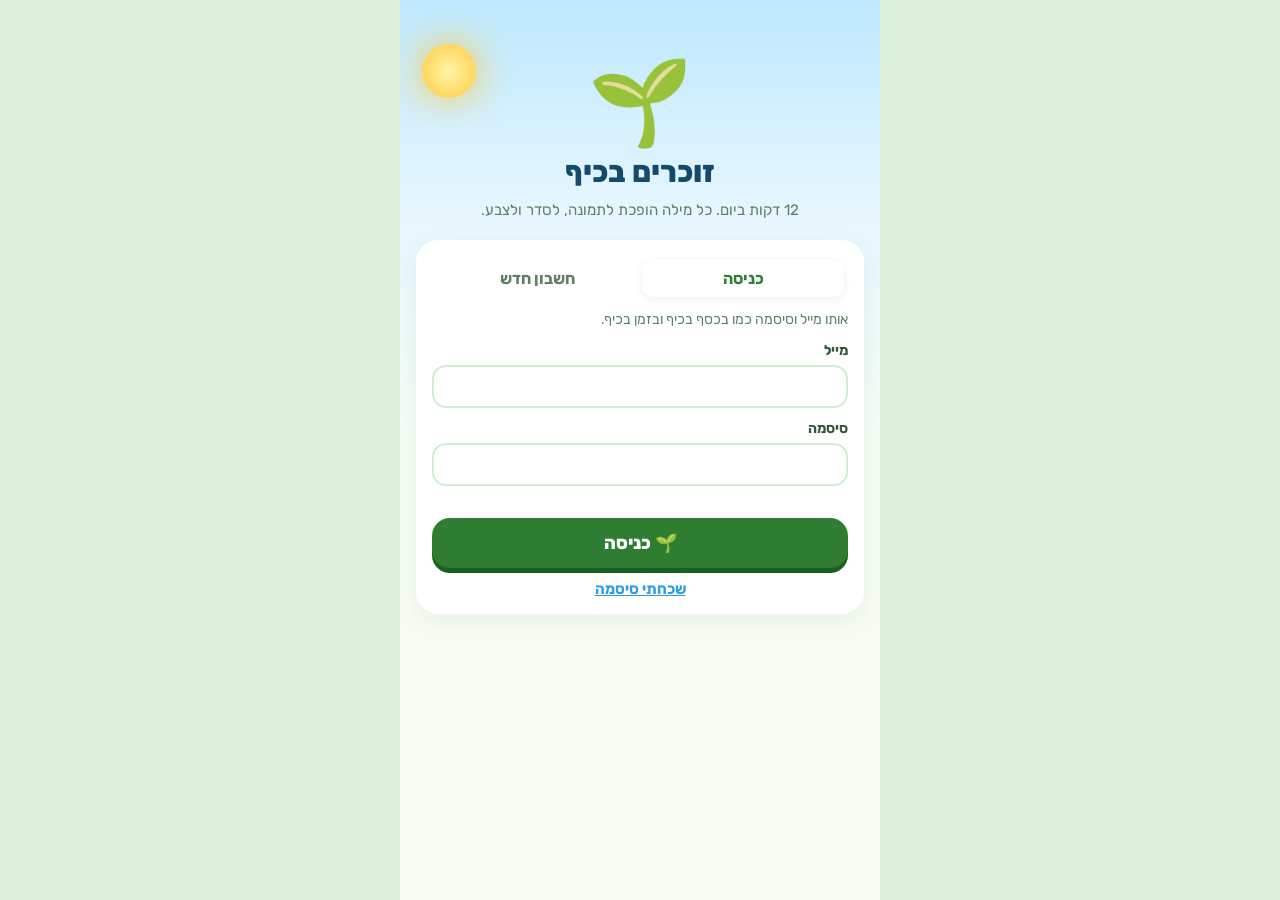
<file: index.html>
<!doctype html>
<html lang="he" dir="rtl">
<head>
<meta charset="utf-8">
<meta name="viewport" content="width=device-width, initial-scale=1, viewport-fit=cover">
<meta name="theme-color" content="#BDE8FF">
<meta name="apple-mobile-web-app-capable" content="yes">
<meta name="apple-mobile-web-app-status-bar-style" content="default">
<meta name="apple-mobile-web-app-title" content="זוכרים בכיף">
<link rel="manifest" href="manifest.webmanifest">
<link rel="icon" href="icons/icon-192.png">
<link rel="apple-touch-icon" href="icons/icon-180.png">
<title>זוכרים בכיף</title>
<link rel="preconnect" href="https://fonts.googleapis.com">
<link rel="preconnect" href="https://fonts.gstatic.com" crossorigin>
<link href="https://fonts.googleapis.com/css2?family=Rubik:wght@400;500;700;800&family=Varela+Round&display=swap" rel="stylesheet">
<link rel="stylesheet" href="css/style.css">
</head>
<body>
<div class="app" id="app"><div id="view"><div class="scr" style="text-align:center;padding-top:120px;font-size:60px">🌱</div></div></div>
<div class="sheet" id="sheet"><div class="sheet-card" id="sheetCard"></div></div>
<div class="toast" id="toast"></div>
<script type="module" src="js/app.js"></script>
</body>
</html>
</file>
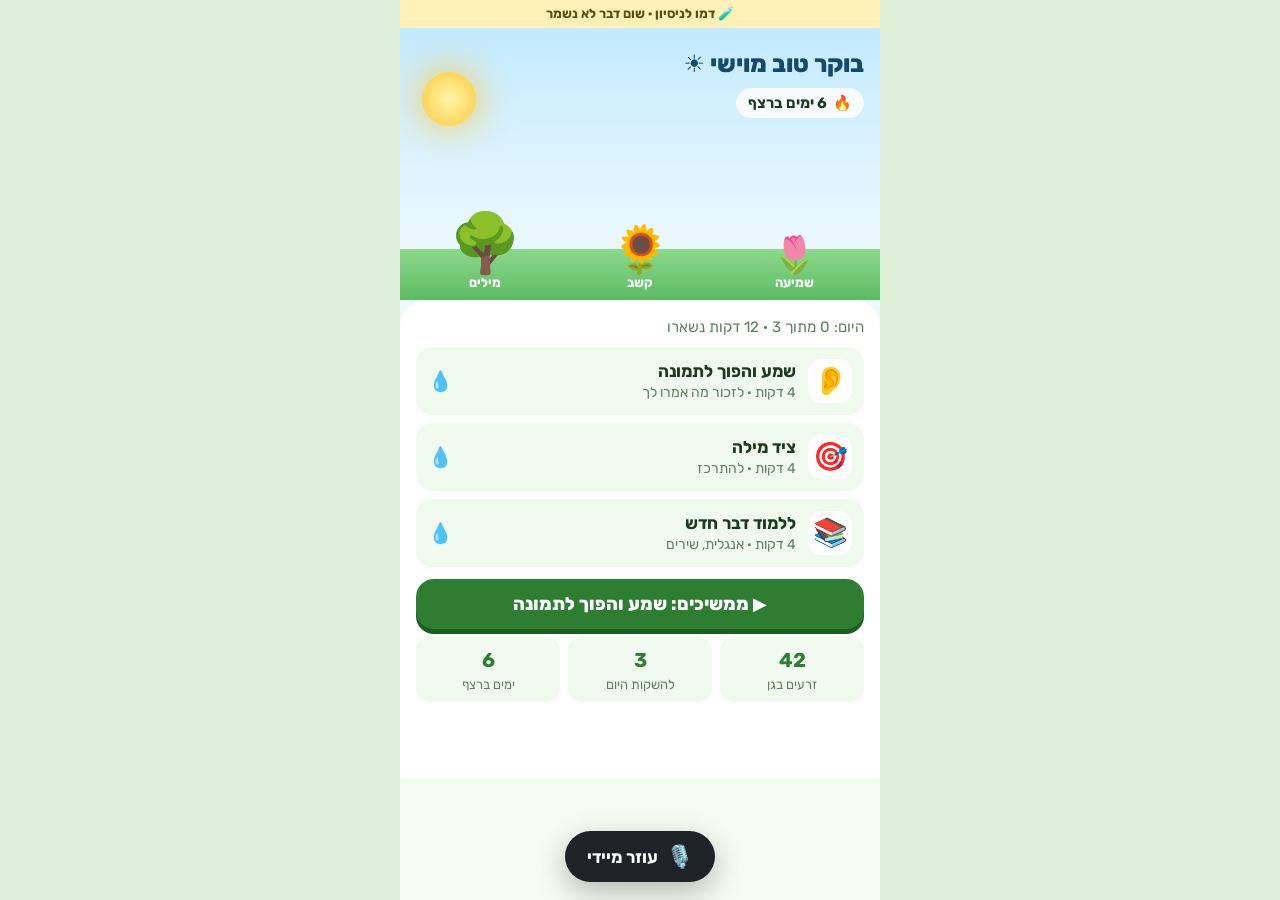
<file: demo/index.html>
<!doctype html>
<html lang="he" dir="rtl">
<head>
<meta charset="utf-8">
<meta name="viewport" content="width=device-width, initial-scale=1, viewport-fit=cover">
<meta name="theme-color" content="#BDE8FF">
<title>זוכרים בכיף · דמו</title>
<link rel="preconnect" href="https://fonts.googleapis.com">
<link rel="preconnect" href="https://fonts.gstatic.com" crossorigin>
<link href="https://fonts.googleapis.com/css2?family=Rubik:wght@400;500;700;800&family=Varela+Round&display=swap" rel="stylesheet">
<style>
:root{
  --sky1:#BDE8FF;--sky2:#E8F7FF;--g1:#8CD98C;--g2:#5DBB63;
  --ink:#1C3A1E;--ink2:#35553A;--ink3:#5E7F62;--blue:#164A6B;
  --soft:#F1FAEF;--line:#D4EBD3;--leaf:#2E7D32;--sun:#FFC93C;--water:#2E9BE6;--bad:#E05252;
  --ease:cubic-bezier(.22,.8,.24,1);
}
*{box-sizing:border-box;margin:0;padding:0;-webkit-tap-highlight-color:transparent}
html,body{overflow-x:hidden;max-width:100%}
body{font-family:Rubik,system-ui,sans-serif;font-size:17px;line-height:1.5;color:var(--ink);background:#DDEFD9;min-height:100vh;min-height:100dvh}
button{font-family:inherit;font-size:inherit;color:inherit;cursor:pointer;border:0;background:none}
input,textarea{font-family:inherit;font-size:16px}
.app{max-width:480px;margin:0 auto;min-height:100vh;min-height:100dvh;position:relative;overflow:hidden;
  background:linear-gradient(180deg,var(--sky1) 0,var(--sky2) 220px,#F6FCF4 440px)}
.demo{position:sticky;top:0;z-index:30;text-align:center;font-size:13px;font-weight:700;color:#5a4a10;background:#FFF1B8;padding:4px 8px;padding-top:calc(4px + env(safe-area-inset-top))}
.scr{padding:14px 16px 120px;animation:scr .45s var(--ease) both}
@keyframes scr{from{opacity:0;transform:translateY(10px)}}
.top{display:flex;align-items:center;gap:10px;margin-bottom:10px}
.back{width:44px;height:44px;border-radius:14px;background:#ffffffcc;font-size:22px;display:grid;place-items:center;flex:none}
.top h1{font-size:21px;font-weight:800;color:var(--blue);flex:1;min-width:0}
.top .tm{font-size:14px;color:var(--ink3);background:#ffffffcc;border-radius:99px;padding:3px 10px;flex:none}
.card{background:#fff;border-radius:22px;padding:16px;box-shadow:0 6px 22px #2E7D3214;margin:12px 0}
.muted{color:var(--ink3);font-size:15px}
.big{font-size:20px;font-weight:700}
.btn{display:block;width:100%;border-radius:18px;padding:14px;font-size:18px;font-weight:800;background:var(--leaf);color:#fff;box-shadow:0 5px 0 #1B5E20;transition:transform .15s}
.btn:active{transform:translateY(3px);box-shadow:0 2px 0 #1B5E20}
.btn.y{background:var(--sun);color:#3b2a00;box-shadow:0 5px 0 #C9921A}
.btn.b{background:var(--water);box-shadow:0 5px 0 #1C6FA8}
.btn.g{background:#E6F2E4;color:var(--ink);box-shadow:0 5px 0 #C5DCC2}
.btn+.btn{margin-top:12px}
.row2{display:flex;gap:10px}.row2 .btn{margin:0}
.toast{position:fixed;bottom:calc(24px + env(safe-area-inset-bottom));left:50%;transform:translateX(-50%) translateY(30px);opacity:0;z-index:60;
  background:#164A6B;color:#fff;border-radius:16px;padding:10px 16px;font-size:15px;max-width:calc(100vw - 32px);width:max-content;text-align:center;transition:.35s var(--ease);pointer-events:none}
.toast.on{opacity:1;transform:translateX(-50%) translateY(0)}

/* ---------- home / garden ---------- */
.sun{position:absolute;top:44px;left:22px;width:54px;height:54px;border-radius:50%;background:radial-gradient(#FFF6A8,var(--sun));box-shadow:0 0 40px var(--sun);animation:float 4s ease-in-out infinite}
@keyframes float{50%{transform:translateY(-6px)}}
.hi{font-size:24px;font-weight:800;color:var(--blue);margin-top:4px}
.streak{display:inline-flex;align-items:center;gap:6px;background:#ffffffd0;border-radius:99px;padding:4px 12px;font-size:15px;font-weight:700;margin-top:6px}
.streak .f{display:inline-block;animation:flick 1.4s ease-in-out infinite;transform-origin:bottom}
@keyframes flick{50%{transform:scale(1.15) rotate(-4deg)}}
.garden{position:relative;display:flex;justify-content:space-around;align-items:flex-end;height:170px;margin:12px -16px 0;padding:0 8px;
  background:linear-gradient(180deg,transparent 70%,var(--g1) 70%,var(--g2))}
.pl{position:relative;text-align:center;font-size:13px;font-weight:700;color:#fff;padding-bottom:8px;width:30%}
.pl .p{display:block;line-height:1;transform-origin:bottom;transition:font-size .9s var(--ease);animation:sway 4s ease-in-out infinite}
.pl:nth-child(2) .p{animation-delay:-1.3s}.pl:nth-child(3) .p{animation-delay:-2.6s}
@keyframes sway{50%{transform:rotate(-3deg)}}
.pl .drops{position:absolute;inset:-70px 0 auto;height:80px;pointer-events:none}
.pl .drops i{position:absolute;top:0;font-style:normal;font-size:18px;animation:drop 1s ease-in both}
@keyframes drop{from{transform:translateY(-10px);opacity:0}30%{opacity:1}to{transform:translateY(70px);opacity:0}}
.tasks{background:#fff;border-radius:26px 26px 0 0;margin:0 -16px;padding:16px 16px 6px;min-height:200px}
.tk{display:flex;align-items:center;gap:12px;width:100%;text-align:right;padding:12px;border-radius:16px;margin:8px 0;background:var(--soft);transition:transform .15s}
.tk:active{transform:scale(.98)}
.tk .e{font-size:28px;width:44px;height:44px;border-radius:14px;background:#fff;display:grid;place-items:center;flex:none}
.tk .w{flex:1;min-width:0}.tk .w b{display:block;font-size:17px}.tk small{color:var(--ink3);font-size:14px}
.tk .st{font-size:20px;flex:none}
.tk.done{background:#E3F6E1}
.helpbtn{position:fixed;bottom:calc(18px + env(safe-area-inset-bottom));left:50%;transform:translateX(-50%);z-index:20;display:flex;align-items:center;gap:8px;
  background:#1F2328;color:#fff;border-radius:99px;padding:12px 22px;font-size:17px;font-weight:700;box-shadow:0 10px 30px #0004;white-space:nowrap}
.helpbtn .mi{font-size:22px}
.seedsum{display:flex;gap:8px;margin-top:8px}
.seedsum div{flex:1;background:var(--soft);border-radius:14px;padding:8px;text-align:center;font-size:13px;color:var(--ink3)}
.seedsum b{display:block;font-size:20px;color:var(--leaf)}

/* ---------- ex1 ---------- */
.listen{display:flex;flex-direction:column;align-items:center;gap:10px;padding:18px 0}
.wave{display:flex;gap:5px;align-items:center;height:50px}
.wave i{width:7px;border-radius:9px;background:var(--water);height:12px}
.wave.on i{animation:wv .8s ease-in-out infinite alternate}
.wave i:nth-child(2){animation-delay:.1s}.wave i:nth-child(3){animation-delay:.2s}.wave i:nth-child(4){animation-delay:.3s}.wave i:nth-child(5){animation-delay:.4s}
@keyframes wv{to{height:46px}}
.slots{display:flex;gap:8px;justify-content:center;flex-wrap:wrap;margin:10px 0}
.slot{width:58px;height:58px;border-radius:16px;border:2px dashed #B9D8B6;display:grid;place-items:center;font-size:30px;background:#fff;position:relative}
.slot .n{position:absolute;top:-8px;right:-6px;width:20px;height:20px;border-radius:50%;background:var(--sun);font-size:12px;font-weight:700;display:grid;place-items:center}
.slot.ok{border:2px solid var(--leaf);background:#E3F6E1}.slot.bad{border:2px solid var(--bad);background:#FDECEC}
.icons{display:grid;grid-template-columns:repeat(4,minmax(0,1fr));gap:8px;margin-top:6px}
.ic{aspect-ratio:1;border-radius:16px;background:var(--soft);display:flex;flex-direction:column;align-items:center;justify-content:center;font-size:30px;transition:transform .15s,opacity .2s;border:2px solid transparent}
.ic small{font-size:11px;line-height:1.2;color:var(--ink3);margin-top:2px;text-align:center;padding:0 2px;overflow-wrap:anywhere}
.ic:active{transform:scale(.94)}
.ic.used{opacity:.3}
.answer{margin-top:10px;font-size:15px;background:var(--soft);border-radius:14px;padding:10px}

/* ---------- ex2 ---------- */
.target{text-align:center}
.target .tw{display:inline-block;font-size:26px;font-weight:800;color:var(--leaf);background:#E3F6E1;border-radius:14px;padding:4px 16px;margin-top:4px}
.stage{height:130px;display:grid;place-items:center;background:#fff;border-radius:22px;margin:14px 0;box-shadow:inset 0 0 0 2px var(--line)}
.stage .word{font-size:34px;font-weight:800;color:var(--blue)}
.stage.flash{box-shadow:inset 0 0 0 4px var(--leaf)}
.stage.miss{box-shadow:inset 0 0 0 4px var(--bad)}
.hunt{height:110px;border-radius:26px;font-size:24px}
.prog{height:8px;border-radius:99px;background:#E6F2E4;overflow:hidden}
.prog i{display:block;height:100%;width:0;background:linear-gradient(90deg,var(--g1),var(--sun));transition:width .4s}

/* ---------- ex3 ---------- */
.seg{display:flex;background:#ffffffcc;border-radius:16px;padding:4px;gap:4px;margin-bottom:8px}
.seg button{flex:1;border-radius:12px;padding:9px;font-weight:700;font-size:16px;color:var(--ink3)}
.seg button.on{background:#fff;color:var(--leaf);box-shadow:0 2px 8px #0001}
.wcard{background:#fff;border-radius:26px;padding:22px 16px;text-align:center;box-shadow:0 10px 30px #2E7D321f;margin-top:10px}
.wcard .pic{font-size:84px;line-height:1.1;animation:float 3.5s ease-in-out infinite}
.wcard .en{font-size:36px;font-weight:800;color:var(--leaf);direction:ltr}
.wcard .he{font-size:22px}
.wcard .story{margin-top:10px;color:var(--ink2);background:#FFF8DC;border-radius:14px;padding:10px;font-size:16px}
.sched{display:flex;justify-content:center;gap:6px;margin-top:12px;flex-wrap:wrap}
.sched span{font-size:13px;background:var(--soft);border-radius:99px;padding:3px 10px;color:var(--ink3)}
.sched span.now{background:#D9EEFC;color:#164A6B;font-weight:700}
.choices{display:grid;grid-template-columns:repeat(3,minmax(0,1fr));gap:10px;margin-top:12px}
.choices button{aspect-ratio:1;border-radius:18px;background:var(--soft);font-size:40px;border:2px solid transparent}
.choices button.ok{border-color:var(--leaf);background:#E3F6E1}.choices button.bad{border-color:var(--bad);background:#FDECEC}
.field{display:block;margin-top:10px}
.field span{display:block;font-size:14px;font-weight:700;color:var(--ink2);margin-bottom:4px}
.field input,.field textarea{width:100%;border:2px solid var(--line);border-radius:14px;padding:10px 12px;background:#fff;color:var(--ink)}
.field textarea{min-height:80px;resize:vertical}
.field input:focus,.field textarea:focus{outline:none;border-color:var(--leaf)}
.emo{display:grid;grid-template-columns:repeat(6,minmax(0,1fr));gap:6px}
.emo button{aspect-ratio:1;border-radius:12px;background:var(--soft);font-size:24px;border:2px solid transparent}
.emo button.on{border-color:var(--leaf);background:#E3F6E1}
.lyr .line{display:flex;flex-wrap:wrap;gap:6px;padding:8px 10px;margin:8px 0;border-radius:14px;background:#fff;border-inline-start:6px solid var(--c)}
.lyr .line button{min-width:40px;padding:6px 10px;border-radius:10px;background:var(--soft);font-size:18px;font-weight:700;color:var(--c2)}
.lyr .line button.show{background:#FFF1B8;color:var(--ink)}

/* ---------- helper (clean & calm) ---------- */
.calm{background:#F6F4EF;min-height:100vh;min-height:100dvh;font-family:"Varela Round",Rubik,sans-serif;color:#1F2328}
.calm .top h1{color:#1F2328}
.calm .back{background:#fff}
.notice{display:flex;gap:10px;align-items:flex-start;background:#fff;border-radius:16px;padding:12px;font-size:15px;color:#5B616B;box-shadow:0 1px 2px #0000000d}
.notice button{color:#1F2328;text-decoration:underline;font-size:14px;margin-top:4px}
.micwrap{display:flex;flex-direction:column;align-items:center;gap:12px;margin:26px 0 10px}
.mic{width:120px;height:120px;border-radius:50%;background:#1F2328;color:#fff;font-size:48px;display:grid;place-items:center;box-shadow:0 12px 36px #0003;position:relative}
.mic.on{background:#D93B3B}
.mic.on::before,.mic.on::after{content:"";position:absolute;inset:0;border-radius:50%;border:3px solid #D93B3B;animation:ring 1.8s ease-out infinite}
.mic.on::after{animation-delay:.9s}
@keyframes ring{to{transform:scale(1.6);opacity:0}}
.live{background:#fff;border-radius:16px;padding:12px;min-height:90px;font-size:16px;color:#3A3F47;line-height:1.6}
.live .int{color:#9AA0A8}
.hcard{background:#fff;border-radius:22px;padding:14px;box-shadow:0 1px 2px #0000000d,0 8px 26px #0000000f;margin-top:12px}
.hcard .t{font-size:19px;font-weight:700;margin-bottom:4px}
.hrow{display:flex;align-items:center;gap:10px;padding:10px 0;border-bottom:1px solid #F0EEE9}
.hrow:last-of-type{border-bottom:0}
.hrow .i{width:40px;height:40px;border-radius:12px;background:#F1EFEA;display:grid;place-items:center;font-size:20px;flex:none}
.hrow .w{flex:1;min-width:0;font-size:16px;overflow-wrap:anywhere}
.hrow .w input{width:100%;border:2px solid #D7D9DE;border-radius:10px;padding:6px 8px;background:#FAFAF8}
.hrow .to{font-size:13px;padding:5px 10px;border-radius:99px;background:#F1EFEA;color:#3A3F47;white-space:nowrap;flex:none}
.hrow .x{font-size:16px;color:#9AA0A8;width:30px;height:30px;flex:none}
.gone{font-size:14px;color:#5B616B;background:#EEF6EC;border-radius:12px;padding:8px 10px;margin-top:10px}
.cbtn{display:block;width:100%;border-radius:16px;padding:13px;font-size:17px;font-weight:700;background:#1F2328;color:#fff}
.cbtn.l{background:#fff;color:#1F2328;box-shadow:inset 0 0 0 2px #E2E0DA}
.cbtn+.cbtn{margin-top:10px}

/* done overlay */
.ov{position:fixed;inset:0;z-index:50;background:#0006;display:grid;place-items:center;padding:16px;animation:fade .3s both}
@keyframes fade{from{opacity:0}}
.ov .box{background:#fff;border-radius:28px;padding:24px 18px;text-align:center;max-width:360px;width:100%;animation:pop .45s var(--ease) both}
@keyframes pop{from{transform:scale(.85);opacity:0}}
.ov .box .e{font-size:70px;line-height:1.1}
@media (prefers-reduced-motion:reduce){*{animation:none!important;transition:none!important}}
</style>
</head>
<body>
<div class="app" id="app">
  <div class="demo">🧪 דמו לניסיון · שום דבר לא נשמר</div>
  <div id="view"></div>
</div>
<div class="toast" id="toast"></div>

<script>
const $=s=>document.querySelector(s);
const V=()=>$('#view');
const S={done:{ex1:false,ex2:false,ex3:false},streak:6,seeds:42,showNotice:true,
  my:[], ex1Level:0, songStuck:{}};
let timers=[];
const clearT=()=>{timers.forEach(t=>{clearTimeout(t);clearInterval(t)});timers=[];try{speechSynthesis.cancel()}catch(e){}};
function toast(t,ms=2400){const el=$('#toast');el.textContent=t;el.classList.add('on');clearTimeout(el._t);el._t=setTimeout(()=>el.classList.remove('on'),ms)}
function go(r){if(location.hash!=='#'+r)location.hash=r;else render()}
window.addEventListener('hashchange',render);
function back(){history.length>1?history.back():go('home')}
const topbar=(t,tm)=>`<div class="top"><button class="back" onclick="back()" aria-label="חזרה">→</button><h1>${t}</h1>${tm?`<span class="tm">${tm}</span>`:''}</div>`;

/* ===== HOME ===== */
const EX=[['ex1','👂','שמע והפוך לתמונה','4 דקות · לזכור מה אמרו לך'],['ex2','🎯','ציד מילה','4 דקות · להתרכז'],['ex3','📚','ללמוד דבר חדש','4 דקות · אנגלית, שירים']];
let pendingWater=null;
function home(){
  const watered=pendingWater; pendingWater=null;
  const d=S.done, n=Object.values(d).filter(Boolean).length;
  const size=(k,base)=>base+(d[k]?18:0);
  const next=EX.find(e=>!d[e[0]]);
  V().innerHTML=`<div class="scr"><div class="sun"></div>
   <div class="hi">בוקר טוב מוישי ☀️</div>
   <div class="streak"><span class="f">🔥</span>${S.streak+(n===3?1:0)} ימים ברצף</div>
   <div class="garden">
     ${[['ex1','🌷','שמיעה',36],['ex2','🌻','קשב',46],['ex3','🌳','מילים',58]].map(p=>`<div class="pl" data-k="${p[0]}"><div class="drops"></div><span class="p" style="font-size:${size(p[0],p[3])}px">${p[1]}</span>${p[2]}</div>`).join('')}
   </div>
   <div class="tasks">
     <div class="muted">${n===3?'🌻 הגן הושקה היום. נתראה מחר!':'היום: '+n+' מתוך 3 · '+(12-n*4)+' דקות נשארו'}</div>
     ${EX.map(e=>`<button class="tk ${d[e[0]]?'done':''}" onclick="go('${e[0]}')"><span class="e">${e[1]}</span><span class="w"><b>${e[2]}</b><small>${e[3]}</small></span><span class="st">${d[e[0]]?'💧✔':'💧'}</span></button>`).join('')}
     ${next?`<button class="btn" style="margin-top:12px" onclick="go('${next[0]}')">▶ ממשיכים: ${next[2]}</button>`:''}
     <div class="seedsum"><div><b>${S.seeds+S.my.length}</b>זרעים בגן</div><div><b>3</b>להשקות היום</div><div><b>${S.streak}</b>ימים ברצף</div></div>
     <div style="height:70px"></div>
   </div></div>
   <button class="helpbtn" onclick="go('helper')"><span class="mi">🎙️</span>עוזר מיידי</button>`;
  if(watered){const pl=document.querySelector(`.pl[data-k="${watered}"] .drops`);
    if(pl){pl.innerHTML=[10,40,70,25,55].map((x,i)=>`<i style="right:${x}%;animation-delay:${i*.12}s">💧</i>`).join('');}}
}
function finish(k,msg){
  S.done[k]=true; clearT();
  const all=Object.values(S.done).every(Boolean);
  const o=document.createElement('div');o.className='ov';
  o.innerHTML=`<div class="box"><div class="e">${all?'🌻':'💧'}</div><div class="big" style="margin:6px 0">${all?'כל הגן הושקה היום!':'הצמח הושקה'}</div><p class="muted" style="margin-bottom:14px">${msg}${all?'<br>🔥 הרצף עלה ל־'+(S.streak+1)+' ימים':''}</p><button class="btn">לגן ←</button></div>`;
  document.body.appendChild(o);
  o.querySelector('button').onclick=()=>{o.remove();pendingWater=k;go('home')};
}

/* ===== EX1: hear → pictures ===== */
const IT={cable:['🔌','כבל'],yossi:['📞','להתקשר ליוסי'],pedal:['🦶','דוושה'],keys:['🎹','מקלדת'],mic:['🎤','מיקרופון'],batt:['🔋','סוללות'],water:['💧','מים'],notes:['📄','תווים'],phones:['🎧','אוזניות'],car:['🚗','לתדלק'],bread:['🍞','לחם'],red:['🟥','אדום']};
const R1=[
 {say:'תביא כבל, תתקשר ליוסי, ואל תשכח דוושה.',seq:['cable','yossi','pedal']},
 {say:'קודם תקנה לחם, אחר כך תתדלק, תביא את התווים, ובסוף תתקשר ליוסי.',seq:['bread','car','notes','yossi']},
 {say:'תכניס לתיק אוזניות, סוללות, מיקרופון, מים ואת הדוושה.',seq:['phones','batt','mic','water','pedal']}
];
let heVoice=null;
function loadVoice(){try{const v=speechSynthesis.getVoices();heVoice=v.find(x=>/^he|^iw/i.test(x.lang))||null}catch(e){}}
try{loadVoice();speechSynthesis.onvoiceschanged=loadVoice}catch(e){}
function speak(t,onend){
  try{ if(!('speechSynthesis' in window)) throw 0;
    const u=new SpeechSynthesisUtterance(t);u.lang='he-IL';u.rate=.92;if(heVoice)u.voice=heVoice;
    let ended=false;const fin=()=>{if(!ended){ended=true;onend(true)}};
    u.onend=fin;u.onerror=()=>{if(!ended){ended=true;onend(false)}};
    speechSynthesis.cancel();speechSynthesis.speak(u);
    timers.push(setTimeout(fin,Math.max(4000,t.length*120)));
  }catch(e){onend(false)}
}
function ex1(){
  const L=R1[Math.min(S.ex1Level,R1.length-1)];
  V().innerHTML=`<div class="scr">${topbar('👂 שמע והפוך לתמונה','שלב '+(S.ex1Level+1)+' מתוך 3')}
   <div class="card"><p>הטלפון יגיד הוראה קצרה, פעם אחת. אחר כך היא נעלמת, ואתה בוחר את התמונות <b>לפי הסדר</b>.</p>
   <div class="listen"><div class="wave" id="wave"><i></i><i></i><i></i><i></i><i></i></div><div id="lst" class="muted">מוכן?</div></div>
   <button class="btn b" id="play">🔊 השמע את ההוראה</button></div><div id="pick"></div></div>`;
  $('#play').onclick=()=>{
    $('#play').style.display='none';$('#wave').classList.add('on');$('#lst').textContent='מקשיבים…';
    speak(L.say,ok=>{ $('#wave')&&$('#wave').classList.remove('on');
      if(!ok){ $('#lst').innerHTML='בטלפון הזה אין קול בעברית, אז מראים כתוב לרגע:<div class="big" style="margin-top:6px">'+L.say+'</div>';
        timers.push(setTimeout(()=>{if($('#lst'))$('#lst').textContent='ההוראה נעלמה.';pick1(L)},4500)); }
      else { $('#lst').textContent='ההוראה נעלמה. עכשיו לפי הסדר:'; pick1(L); } });
  };
}
function pick1(L){
  const pool=Object.keys(IT); const extra=pool.filter(k=>!L.seq.includes(k)).sort(()=>Math.random()-.5).slice(0,8-L.seq.length);
  const opts=[...L.seq,...extra].sort(()=>Math.random()-.5); const chosen=[];
  const draw=()=>{ $('#pick').innerHTML=`<div class="card"><div class="slots">${L.seq.map((_,i)=>`<div class="slot" id="s${i}"><span class="n">${i+1}</span>${chosen[i]?IT[chosen[i]][0]:''}</div>`).join('')}</div>
     <div class="icons">${opts.map(k=>`<button class="ic ${chosen.includes(k)?'used':''}" data-k="${k}">${IT[k][0]}<small>${IT[k][1]}</small></button>`).join('')}</div>
     <div class="row2" style="margin-top:12px"><button class="btn g" id="undo">↶ בטל</button><button class="btn" id="chk" ${chosen.length<L.seq.length?'disabled style="opacity:.5"':''}>✔ בדוק</button></div></div>`;
    document.querySelectorAll('.ic').forEach(b=>b.onclick=()=>{const k=b.dataset.k;if(chosen.includes(k)||chosen.length>=L.seq.length)return;chosen.push(k);draw()});
    $('#undo').onclick=()=>{chosen.pop();draw()};
    $('#chk').onclick=()=>{ if(chosen.length<L.seq.length)return; let ok=0;
      L.seq.forEach((k,i)=>{const s=$('#s'+i);const g=chosen[i]===k;if(g)ok++;s.classList.add(g?'ok':'bad')});
      const all=ok===L.seq.length;
      $('#pick').insertAdjacentHTML('beforeend',`<div class="card"><div class="big">${all?'✅ מושלם! '+ok+' מתוך '+ok:'👍 '+ok+' מתוך '+L.seq.length+' במקום'}</div>
        <div class="answer">מה נאמר: ${L.seq.map(k=>IT[k][0]+' '+IT[k][1]).join(' ← ')}</div>
        <button class="btn" style="margin-top:12px" id="nx">${S.ex1Level<2?'הבא: הוראה ארוכה יותר ←':'סיימתי 💧'}</button></div>`);
      $('#chk').disabled=true;$('#undo').disabled=true;
      $('#nx').scrollIntoView({behavior:'smooth',block:'center'});
      $('#nx').onclick=()=>{ if(S.ex1Level<2){S.ex1Level++;ex1();scrollTo(0,0)} else {S.ex1Level=0;finish('ex1','זכרת הוראה של 5 דברים לפי הסדר. מחר נוסיף עוד אחד.')} };
    };
  }; draw();
}

/* ===== EX2: word hunt ===== */
const H2={target:'מקלדת',text:'אחרי בדיקת הסאונד תעלה את המקלדת לבמה. תחבר את הכבל הארוך לרמקול השמאלי, ותבדוק שהדוושה עובדת. לפני שהקהל נכנס, תכוון שוב את המקלדת ותשים מים ליד המיקרופון. אם הזמר מבקש, תזיז את המקלדת קצת ימינה.'};
function ex2(){
  const words=H2.text.split(/\s+/); const tgtIdx=words.map((w,i)=>w.replace(/[.,]/g,'').endsWith(H2.target)?i:-1).filter(i=>i>=0);
  V().innerHTML=`<div class="scr">${topbar('🎯 ציד מילה','4 דקות')}
   <div class="card target"><div class="muted">מילת המטרה</div><div class="tw">${H2.target}</div><p class="muted" style="margin-top:8px">מילים יעברו אחת אחת. לוחצים על הכפתור הגדול <b>רק</b> כשמופיעה המילה הזו.</p></div>
   <div class="stage" id="stg"><div class="word" id="wd">⏳</div></div>
   <div class="prog"><i id="pg"></i></div>
   <button class="btn y hunt" id="hit" style="margin-top:14px">🎯 תפסתי!</button>
   <button class="btn g" id="start" style="margin-top:12px">▶ מתחילים</button></div>`;
  let i=-1,hits=0,false_=0,caught={},running=false;
  $('#hit').onclick=()=>{ if(!running)return; const stg=$('#stg');
    const cur=tgtIdx.includes(i)?i:(tgtIdx.includes(i-1)&&Date.now()-shownAt<350?i-1:-1);
    if(cur>=0&&!caught[cur]){caught[cur]=1;hits++;stg.className='stage flash';try{navigator.vibrate&&navigator.vibrate(40)}catch(e){}}
    else{false_++;stg.className='stage miss'}
    timers.push(setTimeout(()=>stg.className='stage',300)); };
  let shownAt=0;
  $('#start').onclick=()=>{ $('#start').remove(); running=true; let k=3;
    const cd=setInterval(()=>{ $('#wd').textContent=k||'!'; if(k--<0){clearInterval(cd);step()} },500); timers.push(cd);
    function step(){ i++; if(i>=words.length){running=false;return end()}
      $('#wd').textContent=words[i].replace(/[.,]/g,''); shownAt=Date.now();
      $('#pg').style.width=((i+1)/words.length*100)+'%';
      timers.push(setTimeout(step,720)); }
  };
  function end(){ $('#wd').textContent='🏁';
    $('#hit').outerHTML=`<div class="card"><div class="big">תפסת ${hits} מתוך ${tgtIdx.length}</div><p class="muted">${false_?'לחצת '+false_+' פעמים על מילה אחרת.':'בלי אף לחיצה מיותרת 👏'} מחר ההסבר יהיה קצת יותר ארוך.</p>
      <button class="btn" id="fin" style="margin-top:10px">סיימתי 💧</button></div>`;
    $('#fin').onclick=()=>finish('ex2','תפסת '+hits+' מתוך '+tgtIdx.length+' בהסבר של '+words.length+' מילים.'); }
}

/* ===== EX3: learn something new ===== */
const WORDS=[
 {pic:'🔑',en:'Key',he:'מפתח',story:'"קי" נשמע כמו "קיר": מפתח ענק תלוי על הקיר.',due:'בדיקה'},
 {pic:'🚪',en:'Door',he:'דלת',story:'"דור" כמו דור: סבא מדור אחר עומד בדלת ומחייך.',due:'חדש'},
 {pic:'📖',en:'Book',he:'ספר',story:'"בוק" כמו "בוקר": כל בוקר פותחים ספר עם קפה.',due:'חדש'}
];
const PICS=['🔑','🚪','📖','🍎','🐟','🌙','🏠','⭐','🎹','🚗','☂️','🕯️','🍞','👟','🎈','🧲','🌉','🪜'];
const SONG=['אני מאמין באמונה שלמה','בביאת המשיח','ואף על פי שיתמהמה','עם כל זה אחכה לו'];
let ex3tab='words',ex3i=0,songLines=SONG;
function ex3(){
  V().innerHTML=`<div class="scr">${topbar('📚 ללמוד דבר חדש','4 דקות')}
   <div class="seg"><button data-t="words" class="${ex3tab==='words'?'on':''}">🔤 מילים</button><button data-t="song" class="${ex3tab==='song'?'on':''}">🎵 שיר</button><button data-t="add" class="${ex3tab==='add'?'on':''}">➕ להוסיף</button></div>
   <div id="ex3b"></div></div>`;
  document.querySelectorAll('.seg button').forEach(b=>b.onclick=()=>{ex3tab=b.dataset.t;ex3()});
  ({words:ex3words,song:ex3song,add:ex3add})[ex3tab]();
}
function ex3words(){
  const w=WORDS[ex3i]; const el=$('#ex3b');
  if(w.due==='בדיקה'){ // watering check: pick the picture
    const opts=['🔑','🍎','🚪'].sort(()=>Math.random()-.5);
    el.innerHTML=`<div class="wcard"><div class="muted">💧 השקיה: בדיקה קצרה של מילה מאתמול</div><div class="en" style="margin-top:8px">${w.en}</div><p class="muted">איזו תמונה?</p>
      <div class="choices">${opts.map(o=>`<button data-o="${o}">${o}</button>`).join('')}</div><div id="fb" style="min-height:28px;margin-top:10px"></div></div>`;
    el.querySelectorAll('.choices button').forEach(b=>b.onclick=()=>{const ok=b.dataset.o===w.pic;b.classList.add(ok?'ok':'bad');
      if(!ok)el.querySelector(`[data-o="${w.pic}"]`).classList.add('ok');
      $('#fb').innerHTML=(ok?'✅ נכון! ':'🌱 זה בסדר. ')+`<b>${w.he}</b>. ${w.story}<button class="btn" style="margin-top:12px" id="nx">הבא ←</button>`;
      el.querySelectorAll('.choices button').forEach(x=>x.disabled=true);
      $('#nx').onclick=()=>{ex3i++;ex3words()};});
    return;
  }
  el.innerHTML=`<div class="wcard"><div class="muted">🌱 זרע חדש · ${ex3i} מתוך ${WORDS.length-1}</div><div class="pic">${w.pic}</div><div class="en">${w.en}</div><div class="he">${w.he}</div>
    <div class="story">${w.story}</div>
    <div class="sched"><span>היום 🌱</span><span class="now">מחר 💧</span><span>עוד 3 ימים 💧</span><span>עוד שבוע 💧</span></div></div>
    <button class="btn b" style="margin-top:14px" id="say">🔊 איך זה נשמע</button>
    <button class="btn" id="nx">${ex3i<WORDS.length-1?'הבא ←':'שתלתי 💧'}</button>`;
  $('#say').onclick=()=>{try{const u=new SpeechSynthesisUtterance(w.en);u.lang='en-US';speechSynthesis.cancel();speechSynthesis.speak(u)}catch(e){toast('אין קול בטלפון הזה')}};
  $('#nx').onclick=()=>{ if(ex3i<WORDS.length-1){ex3i++;ex3words()} else {ex3i=0;finish('ex3','בדקת מילה אחת ושתלת 2 זרעים חדשים. מחר נשקה אותם.')} };
}
function ex3song(){
  const cols=[['#2E9BE6','#164A6B'],['#E0527A','#8E1F43'],['#5DBB63','#1B5E20'],['#FFC93C','#7A5300']];
  let n=Object.keys(S.songStuck).length;
  $('#ex3b').innerHTML=`<div class="card"><b>🎵 אני מאמין</b><p class="muted">רואים רק את האות הראשונה, וצבע לכל שורה. מנסים לשיר, ולוחצים רק על מילה שנתקעים בה.</p></div>
   <div class="lyr">${songLines.map((l,li)=>`<div class="line" style="--c:${cols[li%4][0]};--c2:${cols[li%4][1]}">${l.split(/\s+/).map((wd,wi)=>{const k=li+'_'+wi,sh=S.songStuck[k];return `<button data-k="${k}" data-w="${wd}" class="${sh?'show':''}">${sh?wd:wd[0]+'…'}</button>`}).join('')}</div>`).join('')}</div>
   <div class="card" id="sr">${n?'נתקעת ב־'+n+' מילים. מחר מתחילים דווקא מהן.':'עוד לא נתקעת באף מילה 👏'}</div>
   <label class="field"><span>📋 שיר משלך: הדבק את המילים, שורה בכל שורה</span><textarea id="paste" placeholder="מדביקים כאן…"></textarea></label>
   <button class="btn g" style="margin-top:10px" id="use">הפוך לאותיות וצבעים</button>`;
  document.querySelectorAll('.lyr button').forEach(b=>b.onclick=()=>{if(S.songStuck[b.dataset.k])return;S.songStuck[b.dataset.k]=1;b.textContent=b.dataset.w;b.classList.add('show');
    const c=Object.keys(S.songStuck).length;$('#sr').textContent='נתקעת ב־'+c+' מילים. מחר מתחילים דווקא מהן.'});
  $('#use').onclick=()=>{const t=$('#paste').value.split('\n').map(s=>s.trim()).filter(Boolean);if(!t.length){toast('קודם מדביקים מילים');return}
    songLines=t.slice(0,12);S.songStuck={};ex3song();toast('🎵 השיר מוכן')};
}
function ex3add(){
  let pic='';
  $('#ex3b').innerHTML=`<div class="card"><b>🌱 לשתול מילה חדשה</b><p class="muted">סיפור שכתבת בעצמך נזכר הכי טוב.</p>
   <label class="field"><span>המילה</span><input id="aw" placeholder="למשל: Bridge"></label>
   <label class="field"><span>מה זה אומר</span><input id="am" placeholder="למשל: גשר"></label>
   <div class="field"><span>תמונה</span><div class="emo">${PICS.map(p=>`<button data-p="${p}">${p}</button>`).join('')}</div></div>
   <label class="field"><span>סיפור שמחבר את הצליל למשהו מוכר</span><textarea id="as" placeholder='למשל: "בְּרִידג׳" כמו "ברד": ברד נופל על גשר'></textarea></label>
   <button class="btn" style="margin-top:14px" id="plant">🌱 לשתול</button></div>
   ${S.my.length?`<div class="card"><b>הזרעים ששתלת עכשיו</b>${S.my.map(m=>`<div class="tk" style="pointer-events:none"><span class="e">${m.pic}</span><span class="w"><b>${m.en}</b><small>${m.he} · נבדוק מחר</small></span></div>`).join('')}</div>`:''}`;
  document.querySelectorAll('.emo button').forEach(b=>b.onclick=()=>{document.querySelectorAll('.emo button').forEach(x=>x.classList.remove('on'));b.classList.add('on');pic=b.dataset.p});
  $('#plant').onclick=()=>{const en=$('#aw').value.trim(),he=$('#am').value.trim();
    if(!en||!he){toast('צריך מילה ומה היא אומרת');return} if(!pic){toast('בחר תמונה');return}
    S.my.push({en,he,pic,story:$('#as').value.trim()});toast('🌱 נשתל! בדיקה ראשונה מחר');ex3add()};
}

/* ===== HELPER (clean & calm) ===== */
const SR=window.SpeechRecognition||window.webkitSpeechRecognition;
let rec=null,listening=false,finalTxt='',interim='';
const DEMO_TXT='אז ביום חמישי בשמונה בערב באולם הגדול, תביא את המקלדת ושני רמקולים, ותתקשר ליוסי לגבי התאורה. הזמר רוצה להתחיל עם השיר של סולטן.';
function helper(){
  document.body.style.background='#F6F4EF';
  V().innerHTML=`<div class="calm"><div class="scr">${topbar('🎙️ עוזר מיידי')}
   ${S.showNotice?`<div class="notice"><span style="font-size:22px">💬</span><div>כדאי לומר: "אני רושם לעצמי בטלפון".<br><button onclick="S.showNotice=false;this.closest('.notice').remove()">לא להציג שוב</button></div></div>`:''}
   <div class="micwrap"><button class="mic" id="mic" aria-label="הקשבה">🎙️</button><div id="mst" style="font-size:16px;color:#5B616B">${SR?'לוחצים, והטלפון מקשיב':'בטלפון הזה ההקשבה לא זמינה כאן'}</div></div>
   <div id="hbody"></div></div></div>`;
  if(SR){ $('#mic').onclick=toggleListen; $('#hbody').innerHTML=`<div class="live" id="live"><span class="int">מה שנאמר יופיע כאן…</span></div>
      <button class="cbtn" id="mk" style="margin-top:12px;display:none">✔ סיימתי, תכין כרטיס</button>
      <button class="cbtn l" id="demo" style="margin-top:10px">🧪 נסה עם משפט לדוגמה</button>`;
      $('#mk').onclick=()=>{stopListen();makeCard(finalTxt+' '+interim)}; $('#demo').onclick=()=>{stopListen();makeCard(DEMO_TXT)}; }
  else fallbackInput();
}
function fallbackInput(){
  $('#mic').onclick=()=>$('#ftxt').focus();
  $('#hbody').innerHTML=`<div class="notice" style="margin-bottom:10px"><span style="font-size:22px">⌨️</span><div>הגיבוי: לוחצים בתיבה, ואז על <b>המיקרופון שבמקלדת</b>, ומדברים.</div></div>
    <textarea id="ftxt" class="live" style="width:100%;border:0;font-size:16px;min-height:120px" placeholder="מה שנאמר יופיע כאן…"></textarea>
    <button class="cbtn" id="mk" style="margin-top:12px">✔ תכין כרטיס</button>
    <button class="cbtn l" id="demo">🧪 נסה עם משפט לדוגמה</button>`;
  $('#mk').onclick=()=>{const t=$('#ftxt').value.trim();if(!t){toast('קודם מדברים או כותבים משהו');return}makeCard(t)};
  $('#demo').onclick=()=>makeCard(DEMO_TXT);
}
function toggleListen(){ listening?stopListen():startListen() }
function startListen(){
  finalTxt='';interim='';
  try{ rec=new SR(); rec.lang='he-IL'; rec.continuous=true; rec.interimResults=true;
    rec.onresult=e=>{interim='';for(let i=e.resultIndex;i<e.results.length;i++){const r=e.results[i];if(r.isFinal)finalTxt+=r[0].transcript+' ';else interim+=r[0].transcript}
      $('#live').innerHTML=(finalTxt||interim)?`${finalTxt}<span class="int">${interim}</span>`:'<span class="int">מקשיב…</span>'; $('#mk').style.display='block'};
    rec.onerror=e=>{ if(e.error==='not-allowed'||e.error==='service-not-allowed'){listening=false;uiListen();toast('הטלפון לא אישר מיקרופון. עוברים לגיבוי.',3200);fallbackInput()}
      else if(e.error==='no-speech'){} else toast('תקלה בהקשבה: '+e.error)};
    rec.onend=()=>{ if(listening){try{rec.start()}catch(e){}} };
    rec.start(); listening=true; uiListen();
  }catch(e){toast('ההקשבה לא נפתחה. עוברים לגיבוי.');fallbackInput()}
}
function stopListen(){listening=false;try{rec&&rec.stop()}catch(e){}uiListen()}
function uiListen(){const m=$('#mic');if(!m)return;m.classList.toggle('on',listening);m.textContent=listening?'⏹':'🎙️';
  $('#mst').textContent=listening?'מקשיב… לוחצים שוב כדי לעצור':'לוחצים, והטלפון מקשיב';
  if(listening&&$('#live'))$('#live').innerHTML='<span class="int">מקשיב…</span>'}

/* --- simple free rules: text → rows --- */
const DAYS=['ראשון','שני','שלישי','רביעי','חמישי','שישי','שבת'];
const NUM={'אחת':1,'אחד':1,'שתיים':2,'שתים':2,'שלוש':3,'ארבע':4,'חמש':5,'שש':6,'שבע':7,'שמונה':8,'תשע':9,'עשר':10,'אחת עשרה':11,'שתים עשרה':12,'שתיים עשרה':12};
const ICON=[[/מקלדת|פסנתר|קלידים/,'🎹'],[/רמקול/,'🔊'],[/מיקרופון/,'🎤'],[/כבל/,'🔌'],[/תווים|דף/,'📄'],[/דוושה/,'🦶'],[/גיטרה/,'🎸'],[/תאורה|אור/,'💡'],[/מים|שתייה/,'💧'],[/ספר|מחברת/,'📒'],[/כסף|תשלום|צ'ק/,'💰']];
const iconFor=t=>{for(const [r,e] of ICON)if(r.test(t))return e;return '📦'};
function parse(txt){
  const t=' '+txt.replace(/\s+/g,' ')+' '; const rows=[];
  // when
  let day=null; for(const d of DAYS){ if(new RegExp('(יום |ב)'+d+'[ ,.]').test(t)){day=d;break} }
  if(!day){ if(/ מחר/.test(t))day='מחר'; else if(/ היום/.test(t))day='היום'; else if(/מוצאי שבת|מוצ"ש/.test(t))day='מוצאי שבת'; }
  let time=null; const m1=t.match(/(\d{1,2})[:.](\d{2})/);
  if(m1)time=m1[1].padStart(2,'0')+':'+m1[2];
  else{ const m2=t.match(/(?:בשעה |ב)(אחת עשרה|שתים עשרה|שתיים עשרה|אחת|שתיים|שתים|שלוש|ארבע|חמש|שש|שבע|שמונה|תשע|עשר)(?:[ ,.])/);
    const m3=t.match(/בשעה (\d{1,2})/);
    let h=m2?NUM[m2[1]]:(m3?+m3[1]:null);
    if(h!=null){ if(/ערב|לילה|אחר הצהריים|אחה"צ/.test(t)&&h<12)h+=12; const half=/וחצי/.test(t); time=String(h).padStart(2,'0')+(half?':30':':00'); } }
  if(day||time)rows.push({i:'🕗',w:(day?(DAYS.includes(day)?'יום '+day:day):'')+(day&&time?', ':'')+(time||''),to:'📅 ליומן',dest:'cal'});
  // where
  const pl=t.match(/ ב(אולם[^,.]*?|בית[^,.]*?|אצל[^,.]*?|רחוב[^,.]*?|גן[^,.]*?|מלון[^,.]*?|ישיבה[^,.]*?|מרכז[^,.]*?)(?=[,.]| תביא| ת| עם| בשעה| ב)/);
  if(pl){let w=pl[1].trim();const ws=w.split(' ');if(ws[1]&&/^ה/.test(ws[1])&&!/^ה/.test(ws[0]))w='ה'+w;rows.push({i:'📍',w})}
  // bring
  const br=t.match(/(?:תביא|להביא|תיקח|לקחת|אל תשכח)(?: את)? ([^.]*?)(?=[.]|,? ות(?!ביא)|$)/);
  if(br){ br[1].split(/,| ו(?=[א-ת])/).map(s=>s.replace(/^(את|ה)\s*/,'').trim()).filter(s=>s&&s.length>1).forEach(s=>{
      const nice=s.replace(/^שני /,'2 ').replace(/^שתי /,'2 ').replace(/^שלושה /,'3 ');
      rows.push({i:iconFor(s),w:nice,to:'🧰 לציוד',dest:'gear'}) }) }
  // calls
  const cl=t.match(/(?:תתקשר|להתקשר|תדבר|לדבר) (?:ל|עם )([^ ,.]+)(?: ([^,.]*))?/);
  if(cl){let more=(cl[2]||'').replace(/(ביום|יום) (ראשון|שני|שלישי|רביעי|חמישי|שישי)|בשבת|מחר|היום/g,'').replace(/\s+/g,' ').trim().replace(/^לגבי /,'· ');
    rows.push({i:'📞',w:'להתקשר ל'+cl[1]+(more?' '+more:''),to:'📅 ליומן',dest:'cal'})}
  // songs
  const sg=t.match(/(?:להתחיל|לפתוח|פותחים|מתחילים)(?: עם| ב)? (השיר[^,.]*)/)||t.match(/(השיר של [^,.]+)/);
  if(sg)rows.push({i:'🎤',w:'פותחים ב'+sg[1].trim().replace(/^השיר/,'שיר'),to:'📋 לליין־אפ',dest:'line'});
  if(!rows.length)rows.push({i:'📝',w:txt.trim().slice(0,80)});
  const title=sg||/הופעה|אירוע|חתונה|בר מצווה/.test(t)?'הופעה'+(day&&DAYS.includes(day)?', יום '+day:''):(day?(DAYS.includes(day)?'יום '+day:day):'מה אמרו לי');
  return {title,rows};
}
function makeCard(txt){
  if(!txt||!txt.trim()){toast('לא נשמע כלום. נסה שוב.');return}
  const c=parse(txt);
  const draw=()=>{ $('#hbody').innerHTML=`<div class="hcard"><div class="t">🎙️ ${c.title}</div>
     ${c.rows.map((r,i)=>`<div class="hrow"><span class="i">${r.i}</span><span class="w" data-i="${i}">${r.w}</span>${r.to?`<button class="to" data-d="${i}">${r.to}</button>`:''}<button class="x" data-x="${i}" aria-label="מחק שורה">✕</button></div>`).join('')}
     <button class="cbtn l" id="add" style="margin-top:10px">＋ להוסיף שורה</button></div>
     <div class="gone">🗑️ הטקסט המלא נמחק. נשאר רק הכרטיס. לוחצים על שורה כדי לתקן אותה.</div>
     <button class="cbtn" id="again" style="margin-top:12px">🎙️ להקשיב שוב</button>`;
    document.querySelectorAll('.hrow .w').forEach(w=>w.onclick=()=>{ if(w.querySelector('input'))return; const i=+w.dataset.i;
      w.innerHTML=`<input value="${c.rows[i].w.replace(/"/g,'&quot;')}">`; const inp=w.querySelector('input'); inp.focus();
      const save=()=>{c.rows[i].w=inp.value.trim()||c.rows[i].w;draw()}; inp.onblur=save; inp.onkeydown=e=>{if(e.key==='Enter')inp.blur()}; });
    document.querySelectorAll('.hrow .x').forEach(b=>b.onclick=()=>{c.rows.splice(+b.dataset.x,1);draw()});
    document.querySelectorAll('.hrow .to').forEach(b=>b.onclick=()=>{const r=c.rows[+b.dataset.d];
      if(r.dest==='cal')toast('📅 בגרסה האמיתית: נכנס ליומן של הטלפון');
      else{ const txt=(r.dest==='gear'?'🧰 לציוד: ':'📋 לליין־אפ: ')+r.w;
        if(navigator.share)navigator.share({text:txt}).catch(()=>{}); else toast(txt+' · נשלח בשיתוף'); } });
    $('#add').onclick=()=>{c.rows.push({i:'📝',w:'שורה חדשה'});draw();const ws=document.querySelectorAll('.hrow .w');ws[ws.length-1].click()};
    $('#again').onclick=()=>helper();
  };
  finalTxt='';interim=''; // the full text is not kept
  draw(); $('#hbody').scrollIntoView({behavior:'smooth',block:'start'});
}

/* ===== router ===== */
function render(){
  clearT(); if(listening)stopListen(); document.body.style.background='';
  const r=(location.hash||'#home').slice(1);
  ({home:()=>home(),ex1,ex2,ex3,helper}[r]||home)(); scrollTo(0,0);
}
render();
</script>
</body>
</html>
</file>
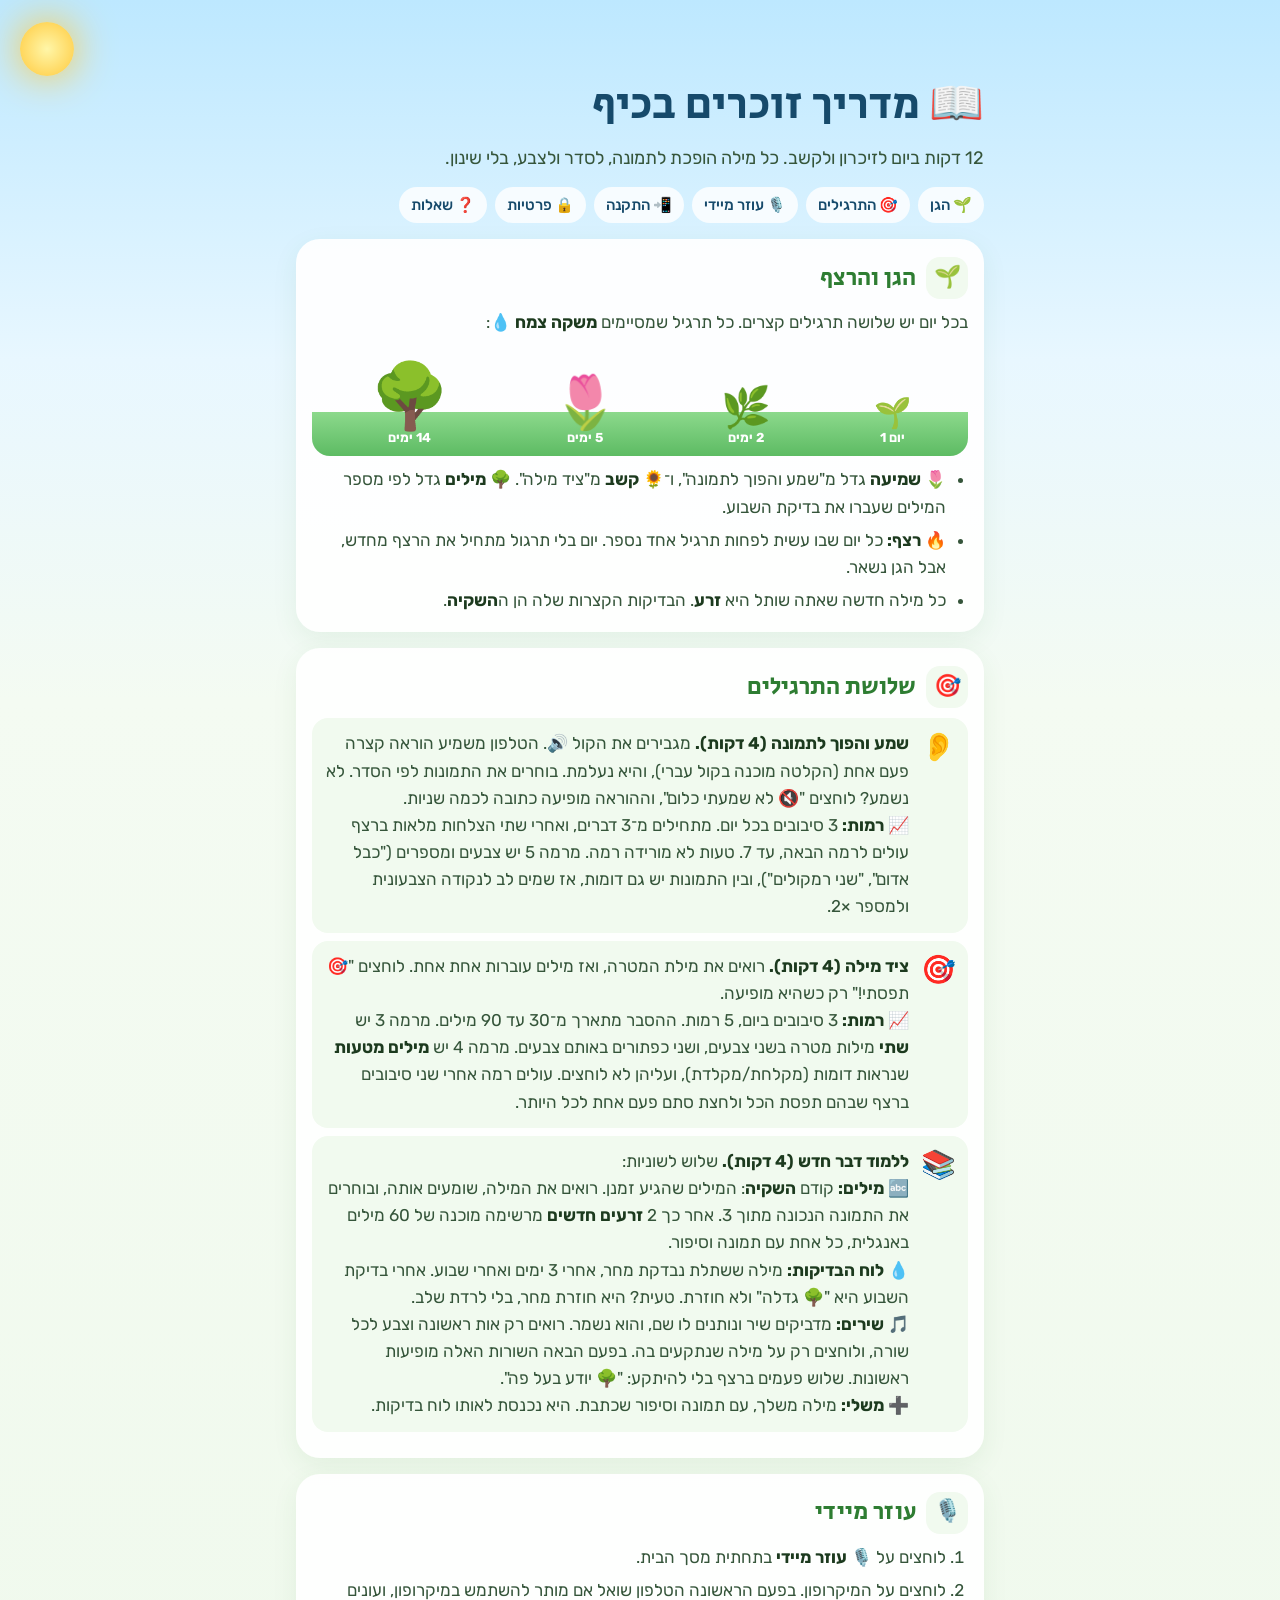
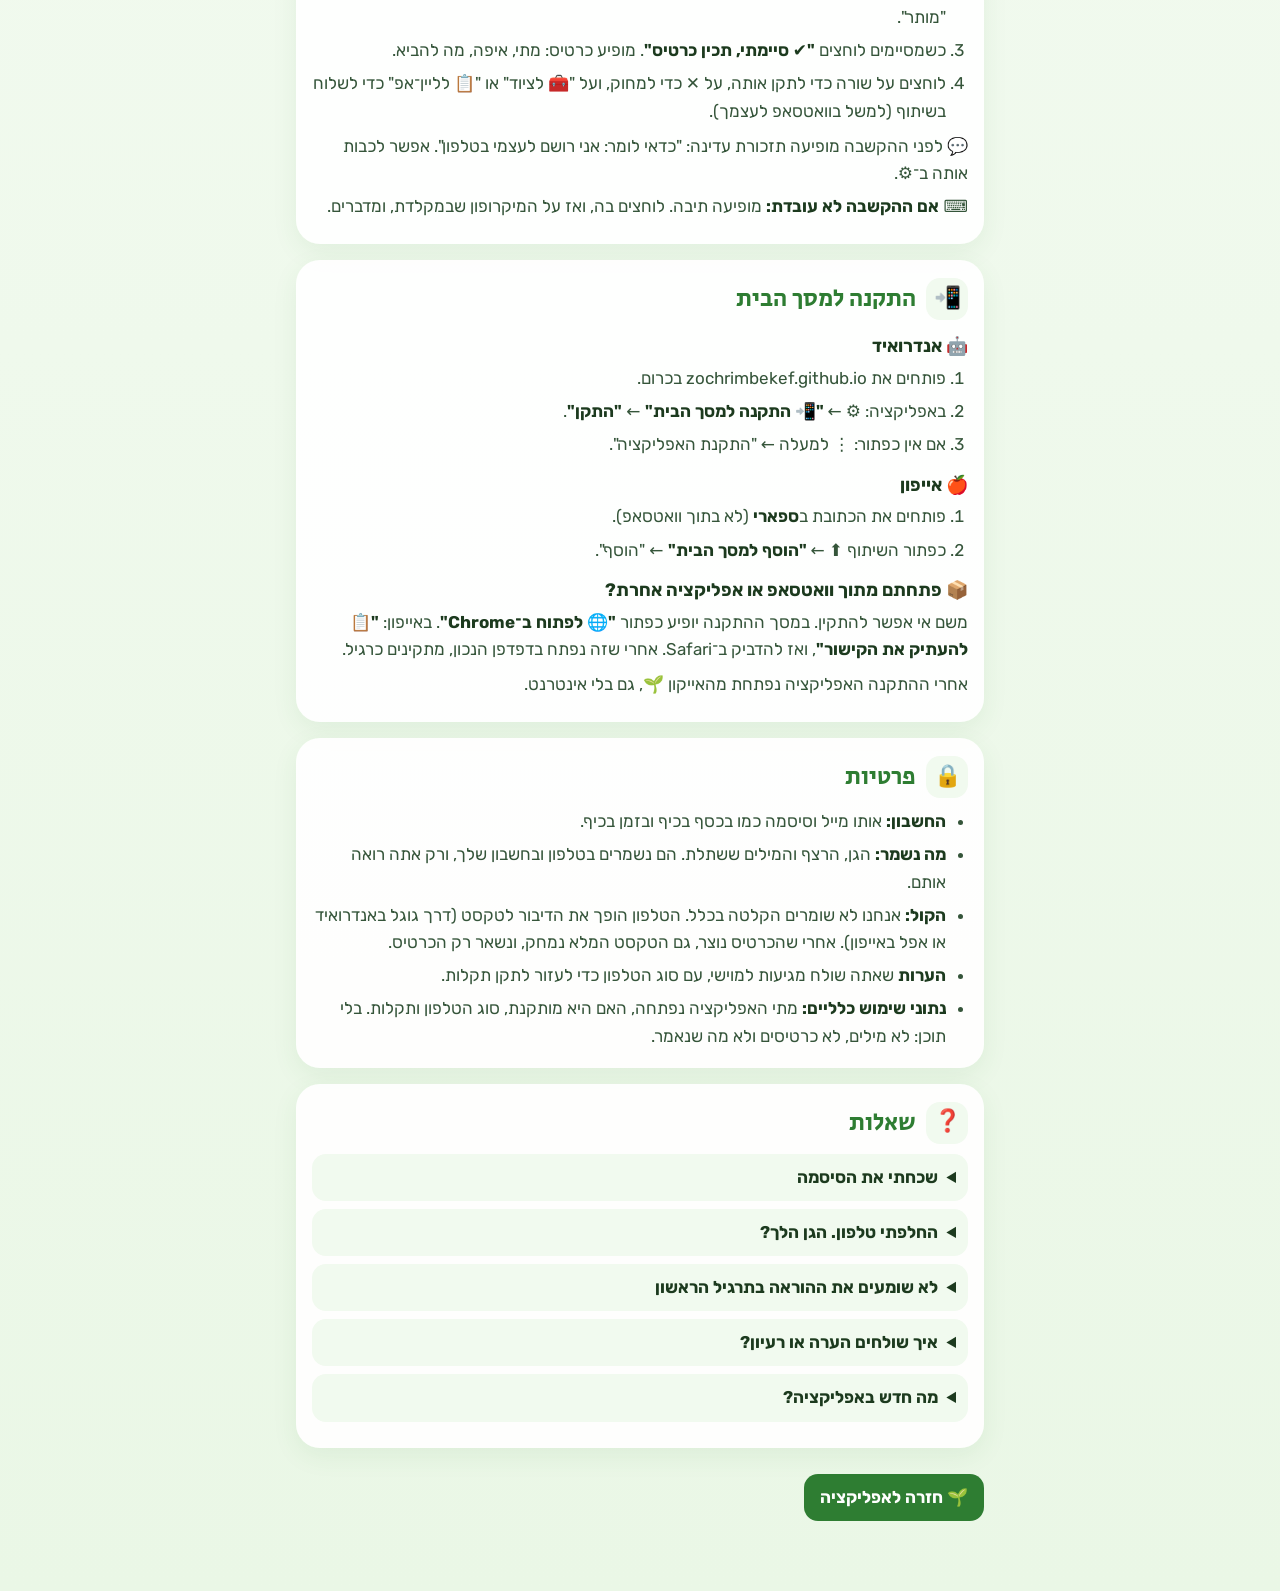
<file: guide/index.html>
<!doctype html>
<html lang="he" dir="rtl">
<head>
<meta charset="utf-8">
<meta name="viewport" content="width=device-width, initial-scale=1, viewport-fit=cover">
<title>מדריך זוכרים בכיף</title>
<link rel="preconnect" href="https://fonts.googleapis.com">
<link rel="preconnect" href="https://fonts.gstatic.com" crossorigin>
<link href="https://fonts.googleapis.com/css2?family=Rubik:wght@400;500;700;800&family=Secular+One&display=swap" rel="stylesheet">
<style>
:root{--ink:#1C3A1E;--ink2:#35553A;--ink3:#5E7F62;--blue:#164A6B;--soft:#F1FAEF;--leaf:#2E7D32;--sun:#FFC93C;--ease:cubic-bezier(.22,.8,.24,1)}
*{box-sizing:border-box;margin:0;padding:0}
html,body{overflow-x:hidden;max-width:100%}
body{font-family:Rubik,system-ui,sans-serif;font-size:17px;line-height:1.6;color:var(--ink);background:linear-gradient(180deg,#BDE8FF 0,#E8F7FF 360px,#F4FBF2 700px,#EAF7E6)}
main{max-width:720px;margin:0 auto;padding:24px 16px 70px}
.sun{position:absolute;top:22px;left:20px;width:54px;height:54px;border-radius:50%;background:radial-gradient(#FFF6A8,var(--sun));box-shadow:0 0 40px var(--sun);animation:float 4s ease-in-out infinite}
@keyframes float{50%{transform:translateY(-6px)}}
h1{font-family:'Secular One',sans-serif;font-weight:400;font-size:clamp(30px,8vw,44px);color:var(--blue);margin-top:46px}
.lead{color:var(--ink2);font-size:18px;margin:4px 0 14px}
.toc{display:flex;flex-wrap:wrap;gap:8px;margin-bottom:6px}
.toc a{background:#ffffffd0;border-radius:99px;padding:6px 12px;font-size:15px;color:var(--blue);text-decoration:none;font-weight:500}
section{background:#ffffffee;border-radius:24px;padding:18px 16px;margin:16px 0;box-shadow:0 8px 26px #2E7D3214;opacity:0;transform:translateY(14px);animation:in .7s var(--ease) forwards}
section:nth-of-type(2){animation-delay:.06s}section:nth-of-type(3){animation-delay:.12s}section:nth-of-type(n+4){animation-delay:.18s}
@keyframes in{to{opacity:1;transform:none}}
h2{font-family:'Secular One',sans-serif;font-weight:400;font-size:24px;color:var(--leaf);margin-bottom:10px;display:flex;gap:10px;align-items:center}
h2 .ic{display:inline-grid;place-items:center;width:42px;height:42px;border-radius:14px;background:var(--soft);font-size:22px;flex:none}
h3{font-size:18px;margin:12px 0 4px}
p{color:var(--ink2);margin-bottom:6px}
ul,ol{padding-inline-start:22px;color:var(--ink2);display:flex;flex-direction:column;gap:6px}
b{color:var(--ink)}
.row{display:flex;gap:12px;align-items:flex-start;background:var(--soft);border-radius:16px;padding:12px;margin:8px 0}
.row .e{font-size:28px;flex:none;line-height:1.2}
.row p{margin:0}
.grow{display:flex;justify-content:space-around;align-items:flex-end;background:linear-gradient(180deg,transparent 60%,#8CD98C 60%,#5DBB63);border-radius:18px;height:110px;padding:0 6px 8px;margin:10px 0}
.grow div{text-align:center;color:#fff;font-weight:700;font-size:13px}
.grow span{display:block;line-height:1;animation:sway 4s ease-in-out infinite;transform-origin:bottom}
@keyframes sway{50%{transform:rotate(-4deg)}}
details{background:var(--soft);border-radius:14px;padding:10px 12px;margin:8px 0}
summary{font-weight:700;cursor:pointer}
details p{margin-top:6px}
.ltr{direction:ltr;unicode-bidi:isolate}
.back{display:inline-block;margin-top:10px;background:var(--leaf);color:#fff;text-decoration:none;border-radius:14px;padding:10px 16px;font-weight:700}
@media (prefers-reduced-motion:reduce){*{animation:none!important}section{opacity:1;transform:none}}
</style>
</head>
<body>
<div class="sun"></div>
<main>
  <h1>📖 מדריך זוכרים בכיף</h1>
  <p class="lead">12 דקות ביום לזיכרון ולקשב. כל מילה הופכת לתמונה, לסדר ולצבע, בלי שינון.</p>
  <nav class="toc"><a href="#garden">🌱 הגן</a><a href="#ex">🎯 התרגילים</a><a href="#helper">🎙️ עוזר מיידי</a><a href="#install">📲 התקנה</a><a href="#privacy">🔒 פרטיות</a><a href="#faq">❓ שאלות</a></nav>

  <section id="garden">
    <h2><span class="ic">🌱</span>הגן והרצף</h2>
    <p>בכל יום יש שלושה תרגילים קצרים. כל תרגיל שמסיימים <b>משקה צמח</b> 💧:</p>
    <div class="grow"><div><span style="font-size:30px">🌱</span>יום 1</div><div><span style="font-size:40px">🌿</span>2 ימים</div><div><span style="font-size:52px">🌷</span>5 ימים</div><div><span style="font-size:64px">🌳</span>14 ימים</div></div>
    <ul>
      <li>🌷 <b>שמיעה</b> גדל מ"שמע והפוך לתמונה", ו־🌻 <b>קשב</b> מ"ציד מילה". 🌳 <b>מילים</b> גדל לפי מספר המילים שעברו את בדיקת השבוע.</li>
      <li>🔥 <b>רצף:</b> כל יום שבו עשית לפחות תרגיל אחד נספר. יום בלי תרגול מתחיל את הרצף מחדש, אבל הגן נשאר.</li>
      <li>כל מילה חדשה שאתה שותל היא <b>זרע</b>. הבדיקות הקצרות שלה הן ה<b>השקיה</b>.</li>
    </ul>
  </section>

  <section id="ex">
    <h2><span class="ic">🎯</span>שלושת התרגילים</h2>
    <div class="row"><span class="e">👂</span><p><b>שמע והפוך לתמונה (4 דקות).</b> מגבירים את הקול 🔊. הטלפון משמיע הוראה קצרה פעם אחת (הקלטה מוכנה בקול עברי), והיא נעלמת. בוחרים את התמונות לפי הסדר. לא נשמע? לוחצים "🔇 לא שמעתי כלום", וההוראה מופיעה כתובה לכמה שניות.<br>📈 <b>רמות:</b> 3 סיבובים בכל יום. מתחילים מ־3 דברים, ואחרי שתי הצלחות מלאות ברצף עולים לרמה הבאה, עד 7. טעות לא מורידה רמה. מרמה 5 יש צבעים ומספרים ("כבל אדום", "שני רמקולים"), ובין התמונות יש גם דומות, אז שמים לב לנקודה הצבעונית ולמספר ×2.</p></div>
    <div class="row"><span class="e">🎯</span><p><b>ציד מילה (4 דקות).</b> רואים את מילת המטרה, ואז מילים עוברות אחת אחת. לוחצים "🎯 תפסתי!" רק כשהיא מופיעה.<br>📈 <b>רמות:</b> 3 סיבובים ביום, 5 רמות. ההסבר מתארך מ־30 עד 90 מילים. מרמה 3 יש <b>שתי</b> מילות מטרה בשני צבעים, ושני כפתורים באותם צבעים. מרמה 4 יש <b>מילים מטעות</b> שנראות דומות (מקלחת/מקלדת), ועליהן לא לוחצים. עולים רמה אחרי שני סיבובים ברצף שבהם תפסת הכל ולחצת סתם פעם אחת לכל היותר.</p></div>
    <div class="row"><span class="e">📚</span><p><b>ללמוד דבר חדש (4 דקות).</b> שלוש לשוניות:<br>
      🔤 <b>מילים:</b> קודם <b>השקיה</b>: המילים שהגיע זמנן. רואים את המילה, שומעים אותה, ובוחרים את התמונה הנכונה מתוך 3. אחר כך 2 <b>זרעים חדשים</b> מרשימה מוכנה של 60 מילים באנגלית, כל אחת עם תמונה וסיפור.<br>
      💧 <b>לוח הבדיקות:</b> מילה ששתלת נבדקת מחר, אחרי 3 ימים ואחרי שבוע. אחרי בדיקת השבוע היא "🌳 גדלה" ולא חוזרת. טעית? היא חוזרת מחר, בלי לרדת שלב.<br>
      🎵 <b>שירים:</b> מדביקים שיר ונותנים לו שם, והוא נשמר. רואים רק אות ראשונה וצבע לכל שורה, ולוחצים רק על מילה שנתקעים בה. בפעם הבאה השורות האלה מופיעות ראשונות. שלוש פעמים ברצף בלי להיתקע: "🌳 יודע בעל פה".<br>
      ➕ <b>משלי:</b> מילה משלך, עם תמונה וסיפור שכתבת. היא נכנסת לאותו לוח בדיקות.</p></div>
    
  </section>

  <section id="helper">
    <h2><span class="ic">🎙️</span>עוזר מיידי</h2>
    <ol>
      <li>לוחצים על <b>🎙️ עוזר מיידי</b> בתחתית מסך הבית.</li>
      <li>לוחצים על המיקרופון. בפעם הראשונה הטלפון שואל אם מותר להשתמש במיקרופון, ועונים "מותר".</li>
      <li>כשמסיימים לוחצים <b>"✔ סיימתי, תכין כרטיס"</b>. מופיע כרטיס: מתי, איפה, מה להביא.</li>
      <li>לוחצים על שורה כדי לתקן אותה, על ✕ כדי למחוק, ועל "🧰 לציוד" או "📋 לליין־אפ" כדי לשלוח בשיתוף (למשל בוואטסאפ לעצמך).</li>
    </ol>
    <p style="margin-top:8px">💬 לפני ההקשבה מופיעה תזכורת עדינה: "כדאי לומר: אני רושם לעצמי בטלפון". אפשר לכבות אותה ב־⚙️.</p>
    <p>⌨️ <b>אם ההקשבה לא עובדת:</b> מופיעה תיבה. לוחצים בה, ואז על המיקרופון שבמקלדת, ומדברים.</p>
  </section>

  <section id="install">
    <h2><span class="ic">📲</span>התקנה למסך הבית</h2>
    <h3>🤖 אנדרואיד</h3>
    <ol><li>פותחים את <span class="ltr">zochrimbekef.github.io</span> בכרום.</li><li>באפליקציה: ⚙️ ← <b>"📲 התקנה למסך הבית"</b> ← <b>"התקן"</b>.</li><li>אם אין כפתור: ⋮ למעלה ← "התקנת האפליקציה".</li></ol>
    <h3>🍎 אייפון</h3>
    <ol><li>פותחים את הכתובת ב<b>ספארי</b> (לא בתוך וואטסאפ).</li><li>כפתור השיתוף ⬆️ ← <b>"הוסף למסך הבית"</b> ← "הוסף".</li></ol>
    <h3>📦 פתחתם מתוך וואטסאפ או אפליקציה אחרת?</h3><p>משם אי אפשר להתקין. במסך ההתקנה יופיע כפתור <b>"🌐 לפתוח ב־Chrome"</b>. באייפון: <b>"📋 להעתיק את הקישור"</b>, ואז להדביק ב־Safari. אחרי שזה נפתח בדפדפן הנכון, מתקינים כרגיל.</p>
    <p style="margin-top:8px">אחרי ההתקנה האפליקציה נפתחת מהאייקון 🌱, גם בלי אינטרנט.</p>
  </section>

  <section id="privacy">
    <h2><span class="ic">🔒</span>פרטיות</h2>
    <ul>
      <li><b>החשבון:</b> אותו מייל וסיסמה כמו בכסף בכיף ובזמן בכיף.</li>
      <li><b>מה נשמר:</b> הגן, הרצף והמילים ששתלת. הם נשמרים בטלפון ובחשבון שלך, ורק אתה רואה אותם.</li>
      <li><b>הקול:</b> אנחנו לא שומרים הקלטה בכלל. הטלפון הופך את הדיבור לטקסט (דרך גוגל באנדרואיד או אפל באייפון). אחרי שהכרטיס נוצר, גם הטקסט המלא נמחק, ונשאר רק הכרטיס.</li>
      <li><b>הערות</b> שאתה שולח מגיעות למוישי, עם סוג הטלפון כדי לעזור לתקן תקלות.</li>
      <li><b>נתוני שימוש כלליים:</b> מתי האפליקציה נפתחה, האם היא מותקנת, סוג הטלפון ותקלות. בלי תוכן: לא מילים, לא כרטיסים ולא מה שנאמר.</li>
    </ul>
  </section>

  <section id="faq">
    <h2><span class="ic">❓</span>שאלות</h2>
    <details><summary>שכחתי את הסיסמה</summary><p>במסך הכניסה כותבים את המייל ולוחצים "שכחתי סיסמה". מגיע מייל עם קישור, ובו בוחרים סיסמה חדשה. הסיסמה משתנה בכל האפליקציות יחד.</p></details>
    <details><summary>החלפתי טלפון. הגן הלך?</summary><p>לא. נכנסים עם אותו מייל וסיסמה, והגן חוזר. כתוב "📱 נשמר בטלפון"? זה אומר שעוד לא היה חיבור, וזה יעלה לחשבון לבד.</p></details>
    <details><summary>לא שומעים את ההוראה בתרגיל הראשון</summary><p>ההוראות מוקלטות מראש, אז הן אמורות להישמע בכל טלפון. בודקים שהשמע לא על שקט ושהקול מוגבר. אם עדיין לא נשמע כלום, לוחצים "🔇 לא שמעתי כלום", וההוראה מופיעה כתובה לכמה שניות ונעלמת.</p></details>
    <details><summary>איך שולחים הערה או רעיון?</summary><p>⚙️ ← "💌 הערה או רעיון". ההערה מגיעה ישר למוישי.</p></details>
    <details><summary>מה חדש באפליקציה?</summary><p>אחרי כל עדכון נפתח חלון "✨ מה חדש". אפשר לפתוח אותו שוב ב־⚙️.</p></details>
  </section>
  <a class="back" href="../">🌱 חזרה לאפליקציה</a>
</main>
</body>
</html>
</file>
<file: css/style.css>
:root{
  --sky1:#BDE8FF;--sky2:#E8F7FF;--g1:#8CD98C;--g2:#5DBB63;
  --ink:#1C3A1E;--ink2:#35553A;--ink3:#5E7F62;--blue:#164A6B;
  --soft:#F1FAEF;--line:#D4EBD3;--leaf:#2E7D32;--sun:#FFC93C;--water:#2E9BE6;--bad:#E05252;
  --ease:cubic-bezier(.22,.8,.24,1);
}
*{box-sizing:border-box;margin:0;padding:0;-webkit-tap-highlight-color:transparent}
html,body{overflow-x:hidden;max-width:100%}
body{font-family:Rubik,system-ui,sans-serif;font-size:17px;line-height:1.5;color:var(--ink);background:#DDEFD9;min-height:100vh;min-height:100dvh}
button{font-family:inherit;font-size:inherit;color:inherit;cursor:pointer;border:0;background:none}
input,textarea{font-family:inherit;font-size:16px}
.app{max-width:480px;margin:0 auto;min-height:100vh;min-height:100dvh;position:relative;overflow:hidden;
  background:linear-gradient(180deg,var(--sky1) 0,var(--sky2) 220px,#F6FCF4 440px)}
.demo{position:sticky;top:0;z-index:30;text-align:center;font-size:13px;font-weight:700;color:#5a4a10;background:#FFF1B8;padding:4px 8px;padding-top:calc(4px + env(safe-area-inset-top))}
.scr{padding:14px 16px 120px;animation:scr .45s var(--ease) both}
@keyframes scr{from{opacity:0;transform:translateY(10px)}}
.top{display:flex;align-items:center;gap:10px;margin-bottom:10px}
.back{width:44px;height:44px;border-radius:14px;background:#ffffffcc;font-size:22px;display:grid;place-items:center;flex:none}
.top h1{font-size:21px;font-weight:800;color:var(--blue);flex:1;min-width:0}
.top .tm{font-size:14px;color:var(--ink3);background:#ffffffcc;border-radius:99px;padding:3px 10px;flex:none}
.card{background:#fff;border-radius:22px;padding:16px;box-shadow:0 6px 22px #2E7D3214;margin:12px 0}
.muted{color:var(--ink3);font-size:15px}
.big{font-size:20px;font-weight:700}
.btn{display:block;width:100%;border-radius:18px;padding:14px;font-size:18px;font-weight:800;background:var(--leaf);color:#fff;box-shadow:0 5px 0 #1B5E20;transition:transform .15s}
.btn:active{transform:translateY(3px);box-shadow:0 2px 0 #1B5E20}
.btn.y{background:var(--sun);color:#3b2a00;box-shadow:0 5px 0 #C9921A}
.btn.b{background:var(--water);box-shadow:0 5px 0 #1C6FA8}
.btn.g{background:#E6F2E4;color:var(--ink);box-shadow:0 5px 0 #C5DCC2}
.btn+.btn{margin-top:12px}
.btn:disabled{opacity:.5}
.row2{display:flex;gap:10px}.row2 .btn{margin:0}
.toast{position:fixed;bottom:calc(24px + env(safe-area-inset-bottom));left:50%;transform:translateX(-50%) translateY(30px);opacity:0;z-index:60;
  background:#164A6B;color:#fff;border-radius:16px;padding:10px 16px;font-size:15px;max-width:calc(100vw - 32px);width:max-content;text-align:center;transition:.35s var(--ease);pointer-events:none}
.toast.on{opacity:1;transform:translateX(-50%) translateY(0)}

/* ---------- home / garden ---------- */
.sun{position:absolute;top:44px;left:22px;width:54px;height:54px;border-radius:50%;background:radial-gradient(#FFF6A8,var(--sun));box-shadow:0 0 40px var(--sun);animation:float 4s ease-in-out infinite}
@keyframes float{50%{transform:translateY(-6px)}}
.hi{font-size:24px;font-weight:800;color:var(--blue);margin-top:4px}
.streak{display:inline-flex;align-items:center;gap:6px;background:#ffffffd0;border-radius:99px;padding:4px 12px;font-size:15px;font-weight:700;margin-top:6px}
.streak .f{display:inline-block;animation:flick 1.4s ease-in-out infinite;transform-origin:bottom}
@keyframes flick{50%{transform:scale(1.15) rotate(-4deg)}}
.garden{position:relative;display:flex;justify-content:space-around;align-items:flex-end;height:170px;margin:12px -16px 0;padding:0 8px;
  background:linear-gradient(180deg,transparent 70%,var(--g1) 70%,var(--g2))}
.pl{position:relative;text-align:center;font-size:13px;font-weight:700;color:#fff;padding-bottom:8px;width:30%}
.pl .p{display:block;line-height:1;transform-origin:bottom;transition:font-size .9s var(--ease);animation:sway 4s ease-in-out infinite}
.pl:nth-child(2) .p{animation-delay:-1.3s}.pl:nth-child(3) .p{animation-delay:-2.6s}
@keyframes sway{50%{transform:rotate(-3deg)}}
.pl .drops{position:absolute;inset:-70px 0 auto;height:80px;pointer-events:none}
.pl .drops i{position:absolute;top:0;font-style:normal;font-size:18px;animation:drop 1s ease-in both}
@keyframes drop{from{transform:translateY(-10px);opacity:0}30%{opacity:1}to{transform:translateY(70px);opacity:0}}
.tasks{background:#fff;border-radius:26px 26px 0 0;margin:0 -16px;padding:16px 16px 6px;min-height:200px}
.tk{display:flex;align-items:center;gap:12px;width:100%;text-align:right;padding:12px;border-radius:16px;margin:8px 0;background:var(--soft);transition:transform .15s}
.tk:active{transform:scale(.98)}
.tk .e{font-size:28px;width:44px;height:44px;border-radius:14px;background:#fff;display:grid;place-items:center;flex:none}
.tk .w{flex:1;min-width:0}.tk .w b{display:block;font-size:17px}.tk small{color:var(--ink3);font-size:14px}
.tk .st{font-size:20px;flex:none}
.tk.tk-done{background:#E3F6E1}
.helpbtn{position:fixed;bottom:calc(18px + env(safe-area-inset-bottom));left:50%;transform:translateX(-50%);z-index:20;display:flex;align-items:center;gap:8px;
  background:#1F2328;color:#fff;border-radius:99px;padding:12px 22px;font-size:17px;font-weight:700;box-shadow:0 10px 30px #0004;white-space:nowrap}
.helpbtn .mi{font-size:22px}
.seedsum{display:flex;gap:8px;margin-top:8px}
.seedsum div{flex:1;background:var(--soft);border-radius:14px;padding:8px;text-align:center;font-size:13px;color:var(--ink3)}
.seedsum b{display:block;font-size:20px;color:var(--leaf)}

/* ---------- ex1 ---------- */
.listen{display:flex;flex-direction:column;align-items:center;gap:10px;padding:18px 0}
.wave{display:flex;gap:5px;align-items:center;height:50px}
.wave i{width:7px;border-radius:9px;background:var(--water);height:12px}
.wave.on i{animation:wv .8s ease-in-out infinite alternate}
.wave i:nth-child(2){animation-delay:.1s}.wave i:nth-child(3){animation-delay:.2s}.wave i:nth-child(4){animation-delay:.3s}.wave i:nth-child(5){animation-delay:.4s}
@keyframes wv{to{height:46px}}
.slots{display:flex;gap:8px;justify-content:center;flex-wrap:wrap;margin:10px 0}
.slot{width:58px;height:58px;border-radius:16px;border:2px dashed #B9D8B6;display:grid;place-items:center;font-size:30px;background:#fff;position:relative}
.slot .n{position:absolute;top:-8px;right:-6px;width:20px;height:20px;border-radius:50%;background:var(--sun);font-size:12px;font-weight:700;display:grid;place-items:center}
.slot.ok{border:2px solid var(--leaf);background:#E3F6E1}.slot.bad{border:2px solid var(--bad);background:#FDECEC}
.icons{display:grid;grid-template-columns:repeat(4,minmax(0,1fr));gap:8px;margin-top:6px}
.ic{aspect-ratio:1;border-radius:16px;background:var(--soft);display:flex;flex-direction:column;align-items:center;justify-content:center;font-size:30px;transition:transform .15s,opacity .2s;border:2px solid transparent}
.ic small{font-size:11px;line-height:1.2;color:var(--ink3);margin-top:2px;text-align:center;padding:0 2px;overflow-wrap:anywhere}
.ic:active{transform:scale(.94)}
.ic.used{opacity:.3}
.answer{margin-top:10px;font-size:15px;background:var(--soft);border-radius:14px;padding:10px}

/* ---------- ex2 ---------- */
.target{text-align:center}
.target .tw{display:inline-block;font-size:26px;font-weight:800;color:var(--leaf);background:#E3F6E1;border-radius:14px;padding:4px 16px;margin-top:4px}
.stage{height:130px;display:grid;place-items:center;background:#fff;border-radius:22px;margin:14px 0;box-shadow:inset 0 0 0 2px var(--line)}
.stage .word{font-size:34px;font-weight:800;color:var(--blue)}
.stage.flash{box-shadow:inset 0 0 0 4px var(--leaf)}
.stage.miss{box-shadow:inset 0 0 0 4px var(--bad)}
.hunt{height:110px;border-radius:26px;font-size:24px}
.prog{height:8px;border-radius:99px;background:#E6F2E4;overflow:hidden}
.prog i{display:block;height:100%;width:0;background:linear-gradient(90deg,var(--g1),var(--sun));transition:width .4s}

/* ---------- ex3 ---------- */
.seg{display:flex;background:#ffffffcc;border-radius:16px;padding:4px;gap:4px;margin-bottom:8px}
.seg button{flex:1;border-radius:12px;padding:9px;font-weight:700;font-size:16px;color:var(--ink3)}
.seg button.on{background:#fff;color:var(--leaf);box-shadow:0 2px 8px #0001}
.wcard{background:#fff;border-radius:26px;padding:22px 16px;text-align:center;box-shadow:0 10px 30px #2E7D321f;margin-top:10px}
.wcard .pic{font-size:84px;line-height:1.1;animation:float 3.5s ease-in-out infinite}
.wcard .en{font-size:36px;font-weight:800;color:var(--leaf);direction:ltr}
.wcard .he{font-size:22px}
.wcard .story{margin-top:10px;color:var(--ink2);background:#FFF8DC;border-radius:14px;padding:10px;font-size:16px}
.sched{display:flex;justify-content:center;gap:6px;margin-top:12px;flex-wrap:wrap}
.sched span{font-size:13px;background:var(--soft);border-radius:99px;padding:3px 10px;color:var(--ink3)}
.sched span.now{background:#D9EEFC;color:#164A6B;font-weight:700}
.choices{display:grid;grid-template-columns:repeat(3,minmax(0,1fr));gap:10px;margin-top:12px}
.choices button{aspect-ratio:1;border-radius:18px;background:var(--soft);font-size:40px;border:2px solid transparent}
.choices button.ok{border-color:var(--leaf);background:#E3F6E1}.choices button.bad{border-color:var(--bad);background:#FDECEC}
.field{display:block;margin-top:10px}
.field span{display:block;font-size:14px;font-weight:700;color:var(--ink2);margin-bottom:4px}
.field input,.field textarea{width:100%;border:2px solid var(--line);border-radius:14px;padding:10px 12px;background:#fff;color:var(--ink)}
.field textarea{min-height:80px;resize:vertical}
.field input:focus,.field textarea:focus{outline:none;border-color:var(--leaf)}
.emo{display:grid;grid-template-columns:repeat(6,minmax(0,1fr));gap:6px}
.emo button{aspect-ratio:1;border-radius:12px;background:var(--soft);font-size:24px;border:2px solid transparent}
.emo button.on{border-color:var(--leaf);background:#E3F6E1}
.lyr .line{display:flex;flex-wrap:wrap;gap:6px;padding:8px 10px;margin:8px 0;border-radius:14px;background:#fff;border-inline-start:6px solid var(--c)}
.lyr .line button{min-width:40px;padding:6px 10px;border-radius:10px;background:var(--soft);font-size:18px;font-weight:700;color:var(--c2)}
.lyr .line button.show{background:#FFF1B8;color:var(--ink)}

/* ---------- helper (clean & calm) ---------- */
.calm{background:#F6F4EF;min-height:100vh;min-height:100dvh;font-family:"Varela Round",Rubik,sans-serif;color:#1F2328}
.calm .top h1{color:#1F2328}
.calm .back{background:#fff}
.notice{display:flex;gap:10px;align-items:flex-start;background:#fff;border-radius:16px;padding:12px;font-size:15px;color:#5B616B;box-shadow:0 1px 2px #0000000d}
.notice button{color:#1F2328;text-decoration:underline;font-size:14px;margin-top:4px}
.micwrap{display:flex;flex-direction:column;align-items:center;gap:12px;margin:26px 0 10px}
.mic{width:120px;height:120px;border-radius:50%;background:#1F2328;color:#fff;font-size:48px;display:grid;place-items:center;box-shadow:0 12px 36px #0003;position:relative}
.mic.on{background:#D93B3B}
.mic.on::before,.mic.on::after{content:"";position:absolute;inset:0;border-radius:50%;border:3px solid #D93B3B;animation:ring 1.8s ease-out infinite}
.mic.on::after{animation-delay:.9s}
@keyframes ring{to{transform:scale(1.6);opacity:0}}
.live{background:#fff;border-radius:16px;padding:12px;min-height:90px;font-size:16px;color:#3A3F47;line-height:1.6}
.live .int{color:#9AA0A8}
.hcard{background:#fff;border-radius:22px;padding:14px;box-shadow:0 1px 2px #0000000d,0 8px 26px #0000000f;margin-top:12px}
.hcard .t{font-size:19px;font-weight:700;margin-bottom:4px}
.hrow{display:flex;align-items:center;gap:10px;padding:10px 0;border-bottom:1px solid #F0EEE9}
.hrow:last-of-type{border-bottom:0}
.hrow .i{width:40px;height:40px;border-radius:12px;background:#F1EFEA;display:grid;place-items:center;font-size:20px;flex:none}
.hrow .w{flex:1;min-width:0;font-size:16px;overflow-wrap:anywhere}
.hrow .w input{width:100%;border:2px solid #D7D9DE;border-radius:10px;padding:6px 8px;background:#FAFAF8}
.hrow .to{font-size:13px;padding:5px 10px;border-radius:99px;background:#F1EFEA;color:#3A3F47;white-space:nowrap;flex:none}
.hrow .x{font-size:16px;color:#9AA0A8;width:30px;height:30px;flex:none}
.gone{font-size:14px;color:#5B616B;background:#EEF6EC;border-radius:12px;padding:8px 10px;margin-top:10px}
.cbtn{display:block;width:100%;border-radius:16px;padding:13px;font-size:17px;font-weight:700;background:#1F2328;color:#fff}
.cbtn.l{background:#fff;color:#1F2328;box-shadow:inset 0 0 0 2px #E2E0DA}
.cbtn+.cbtn{margin-top:10px}

/* done overlay */
.ov{position:fixed;inset:0;z-index:50;background:#0006;display:grid;place-items:center;padding:16px;animation:fade .3s both}
@keyframes fade{from{opacity:0}}
.ov .box{background:#fff;border-radius:28px;padding:24px 18px;text-align:center;max-width:360px;width:100%;animation:pop .45s var(--ease) both}
@keyframes pop{from{transform:scale(.85);opacity:0}}
.ov .box .e{font-size:70px;line-height:1.1}
@media (prefers-reduced-motion:reduce){*{animation:none!important;transition:none!important}}

/* ---------- part 1 additions ---------- */
body.calm-bg{background:#F6F4EF}
body.calm-bg .app{background:#F6F4EF}
.hrow1{display:flex;align-items:flex-start;justify-content:space-between;gap:10px}
.gear{width:46px;height:46px;border-radius:14px;background:#ffffffd0;font-size:22px;flex:none;position:relative;z-index:2}
.home .sun{left:auto;right:auto;left:22px;top:96px}
.cloudnote{font-size:14px;color:var(--ink3);background:#FFF8DC;border-radius:12px;padding:8px 10px;margin-top:10px}
.mst{font-size:16px;color:#5B616B}
textarea.live{width:100%;border:0;font-size:16px;min-height:120px;font-family:inherit}
/* sheet */
.sheet{position:fixed;inset:0;z-index:40;background:#0005;display:flex;align-items:flex-end;justify-content:center;opacity:0;pointer-events:none;transition:opacity .25s}
.sheet.on{opacity:1;pointer-events:auto}
.sheet-card{width:100%;max-width:480px;max-height:88vh;max-height:88dvh;overflow-y:auto;background:#fff;border-radius:26px 26px 0 0;padding:10px 16px calc(22px + env(safe-area-inset-bottom));
  transform:translateY(100%);transition:transform .35s var(--ease)}
.sheet.on .sheet-card{transform:none}
.grab{width:44px;height:5px;border-radius:9px;background:#D4EBD3;margin:0 auto 12px}
.sheet-card h3{font-size:21px;color:var(--leaf);margin-bottom:8px}
.acct{background:var(--soft);border-radius:16px;padding:12px;margin-bottom:10px;overflow-wrap:anywhere}
.acct small{color:var(--ink3)}
.srow{display:flex;align-items:center;justify-content:space-between;gap:10px;width:100%;text-align:right;padding:14px 12px;border-radius:14px;background:#fff;border:1px solid var(--line);margin:8px 0;font-size:17px;color:var(--ink);text-decoration:none}
.srow input{width:22px;height:22px;flex:none;accent-color:var(--leaf)}
.srow.out{color:var(--bad)}
.ver{text-align:center;color:var(--ink3);font-size:13px;margin-top:12px}
.news{display:flex;gap:12px;align-items:flex-start;background:var(--soft);border-radius:16px;padding:12px;margin:8px 0;animation:scr .45s var(--ease) both}
.news .ne{font-size:30px;flex:none;line-height:1.1}
.news p{color:var(--ink2);font-size:15px;margin-top:2px}
.link{color:var(--water);font-weight:700;font-size:15px;margin-top:6px;text-decoration:underline}
.chips{display:flex;flex-wrap:wrap;gap:8px;margin-bottom:6px}
.chip{border-radius:99px;padding:7px 12px;background:var(--soft);font-size:15px;border:2px solid transparent}
.chip.on{border-color:var(--leaf);background:#E3F6E1}
.err{color:var(--bad);font-size:14px;min-height:20px;margin:6px 0}
.err a{color:var(--water)}
.steps{padding-inline-start:22px;display:flex;flex-direction:column;gap:8px;color:var(--ink2)}
.ltr{direction:ltr;unicode-bidi:isolate}
.tbtn{background:var(--sun);color:#3b2a00;border-radius:10px;padding:4px 10px;font-weight:700;margin-inline-start:8px}
/* gate */
.gate{padding-top:30px}
.glogo{font-size:84px;text-align:center;line-height:1;margin-top:30px;animation:float 3.5s ease-in-out infinite}
.gt{text-align:center;font-size:30px;font-weight:800;color:var(--blue);margin:6px 0 4px}
.gate .card{margin-top:18px}
.gate .link{display:block;margin:12px auto 0}
.nohear{display:block;margin:10px auto 0}
.said{margin-top:8px;background:#FFF8DC;border-radius:14px;padding:10px;color:var(--ink)}
.cnt{margin-top:6px;font-size:14px;color:var(--ink3)}
/* part 2: levels & tiles */
.lvl{display:flex;align-items:center;gap:5px;flex-wrap:wrap;margin:2px 0 4px}
.lvl i{width:26px;height:26px;border-radius:50%;background:#ffffffb0;display:grid;place-items:center;font-style:normal;font-size:13px;font-weight:700;color:var(--ink3)}
.lvl i.on{background:var(--g2);color:#fff}
.lvl span{font-size:14px;color:var(--ink2);margin-inline-start:4px}
.em{position:relative;display:inline-block;line-height:1}
.em .dot{position:absolute;bottom:-3px;left:-5px;width:14px;height:14px;border-radius:50%;border:2px solid #fff;box-shadow:0 0 0 1px #0003}
.em .cnt2{position:absolute;bottom:-4px;left:-10px;font-style:normal;font-size:12px;font-weight:800;background:var(--sun);color:#3b2a00;border-radius:99px;padding:0 5px;line-height:1.5}
.slot .em{font-size:28px}
.levelup{margin-top:8px;background:#FFF1B8;border-radius:12px;padding:8px 10px;font-weight:700;animation:pop .45s var(--ease) both}
.aw{white-space:nowrap}
.aw .em{font-size:18px}
.slots{flex-wrap:nowrap;gap:6px}
.slot{flex:1 1 0;max-width:58px;width:auto;height:auto;aspect-ratio:1;font-size:clamp(20px,7vw,30px)}
.slot .em{font-size:inherit}
.slot .n{width:18px;height:18px;font-size:11px;top:-7px;right:-5px}
.tipbox{background:#FFF8DC;border:1px solid #F3D97A;border-radius:14px;padding:10px 12px;margin-bottom:12px;color:var(--ink2)}
/* part 3: word hunt */
.tws{display:flex;gap:8px;justify-content:center;flex-wrap:wrap;margin-top:4px}
.tws .tw{margin:0}
.hits{display:flex;gap:10px;margin-top:14px}
.hits .btn{margin:0;flex:1;font-size:22px}
.hits.two .btn{font-size:20px}
/* part 4 */
.qprog{display:flex;gap:4px;justify-content:center;flex-wrap:wrap;margin-bottom:6px}
.qprog i{font-style:normal;font-size:14px;opacity:.35}
.qprog i.d{opacity:1}.qprog i.n{opacity:1;transform:scale(1.3)}
.sched span.done{background:#E3F6E1;color:var(--leaf)}
.songs{display:flex;gap:8px;flex-wrap:wrap;margin-bottom:4px}
.known{font-size:13px;background:#E3F6E1;color:var(--leaf);border-radius:99px;padding:2px 8px}
.lyr .line button.hard{box-shadow:inset 0 0 0 2px #F3D97A}
.hardbox{background:#FFFBEA}
.addsong summary{font-weight:700;cursor:pointer}
</file>
